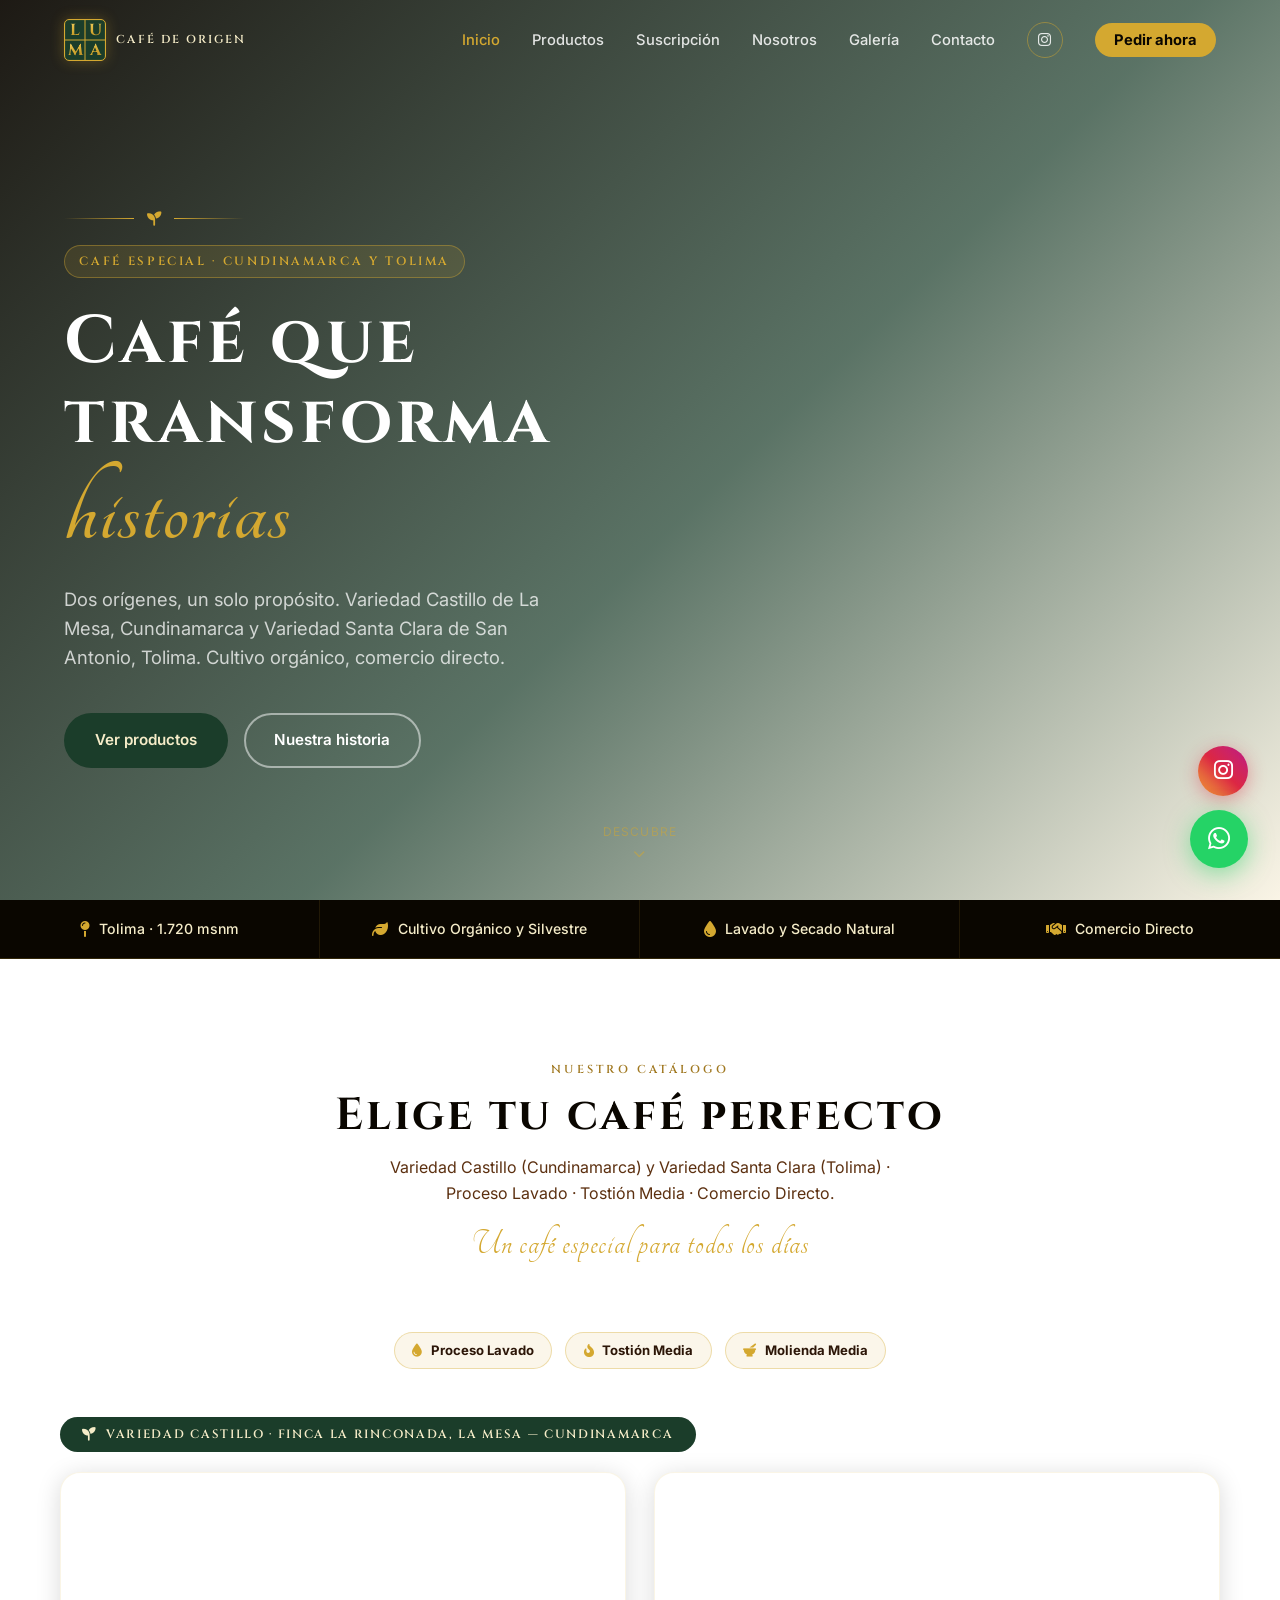
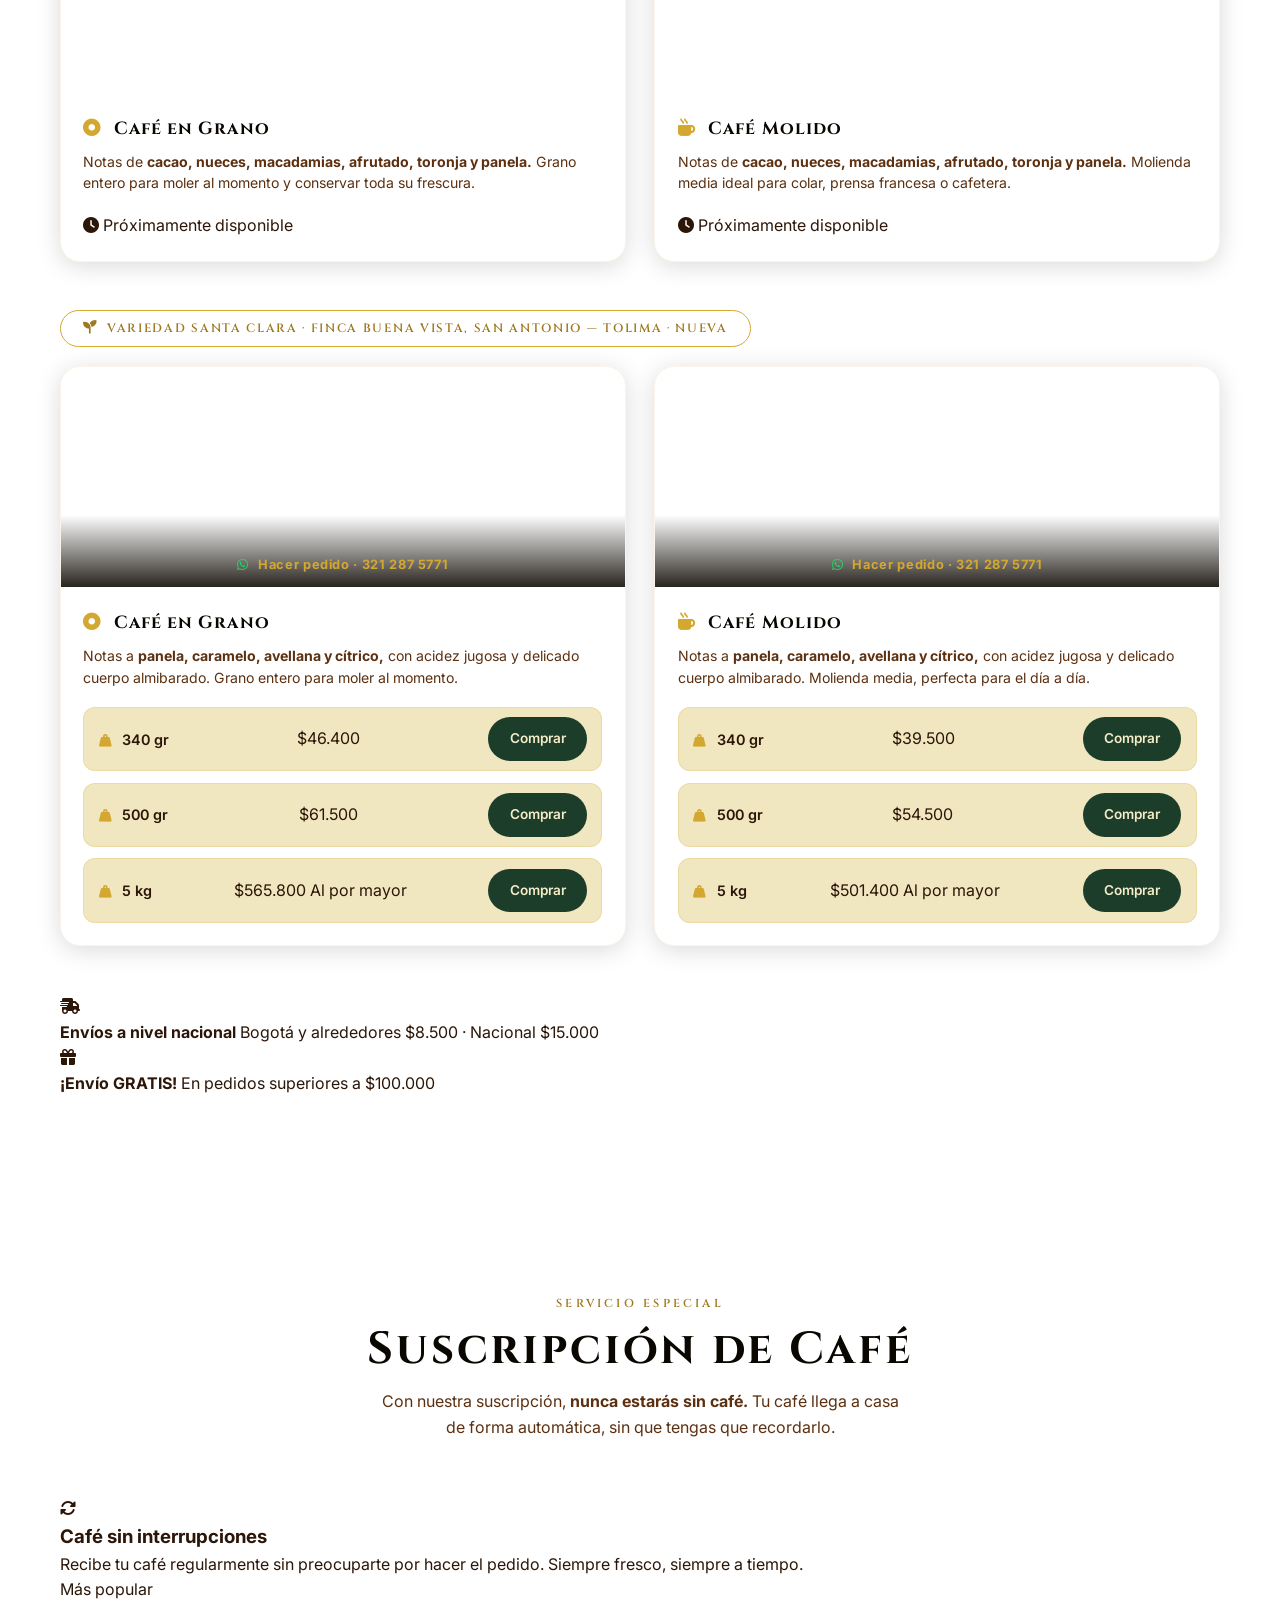
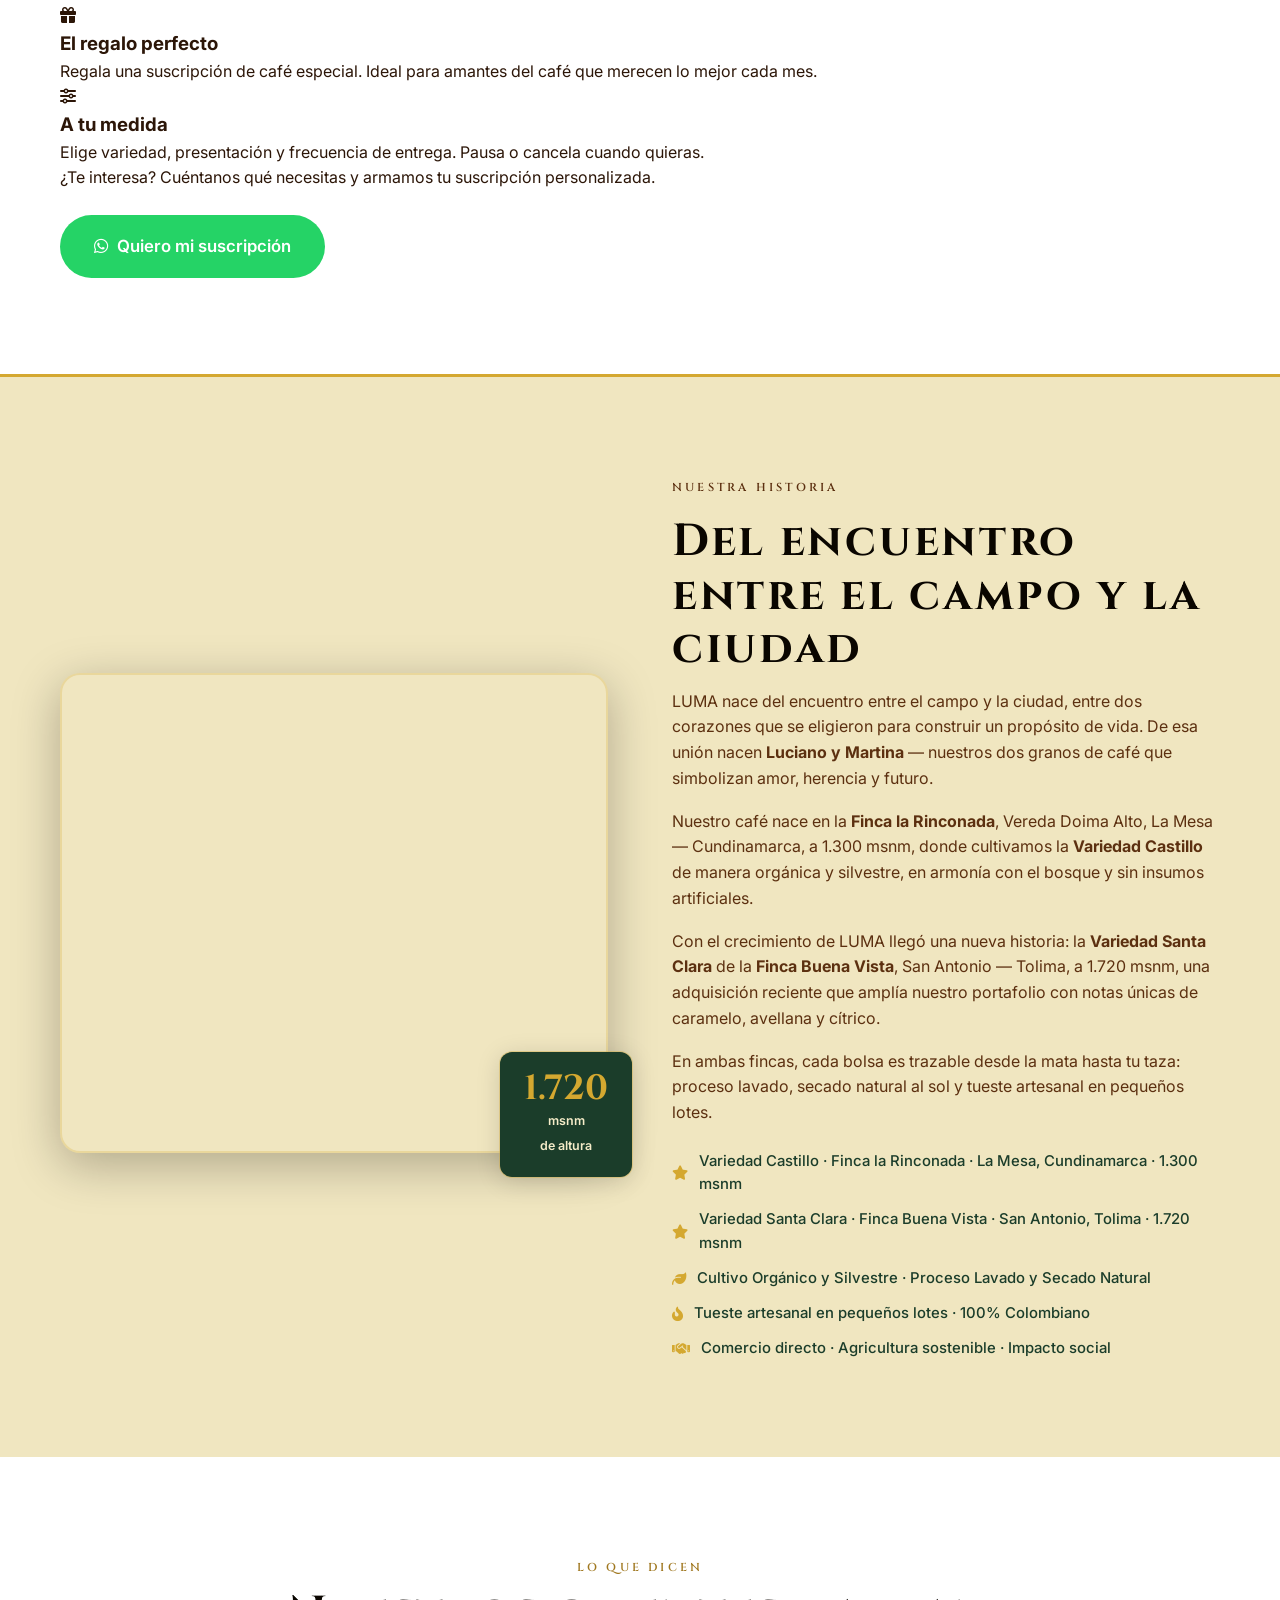
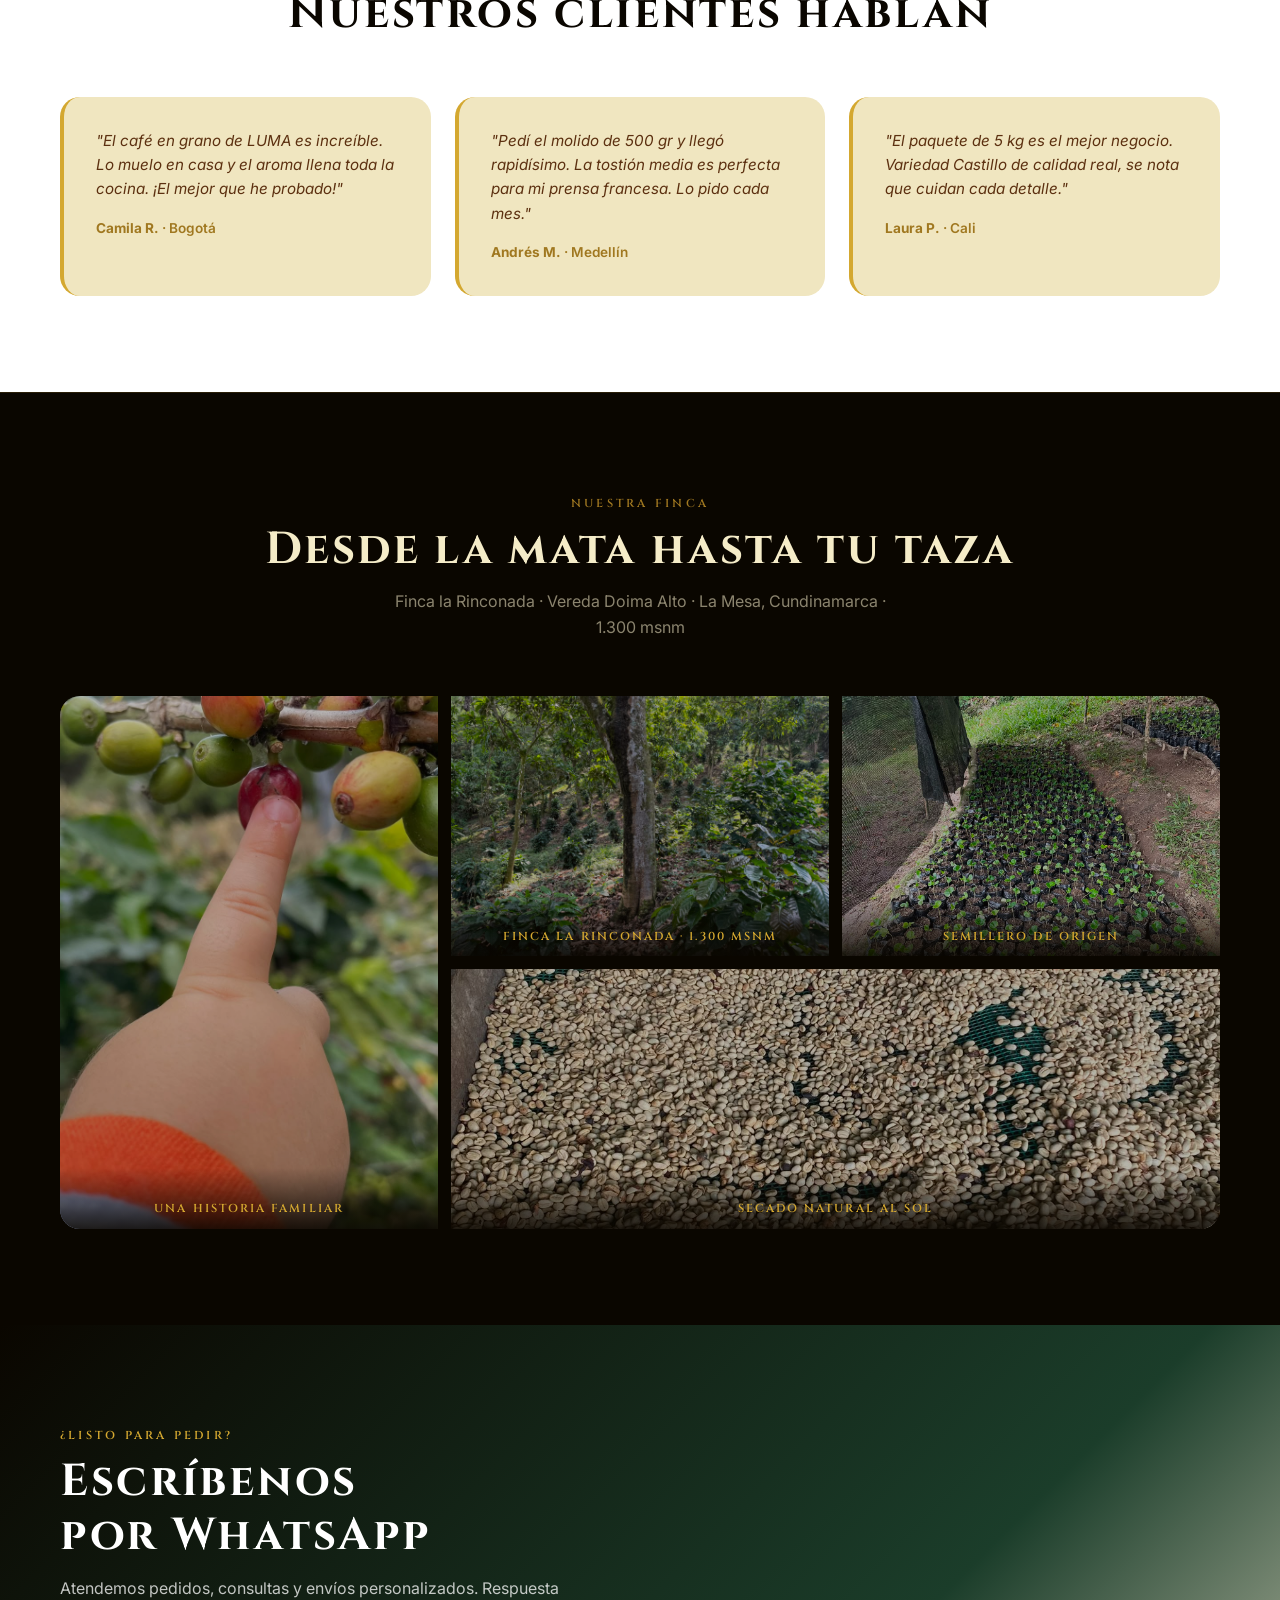
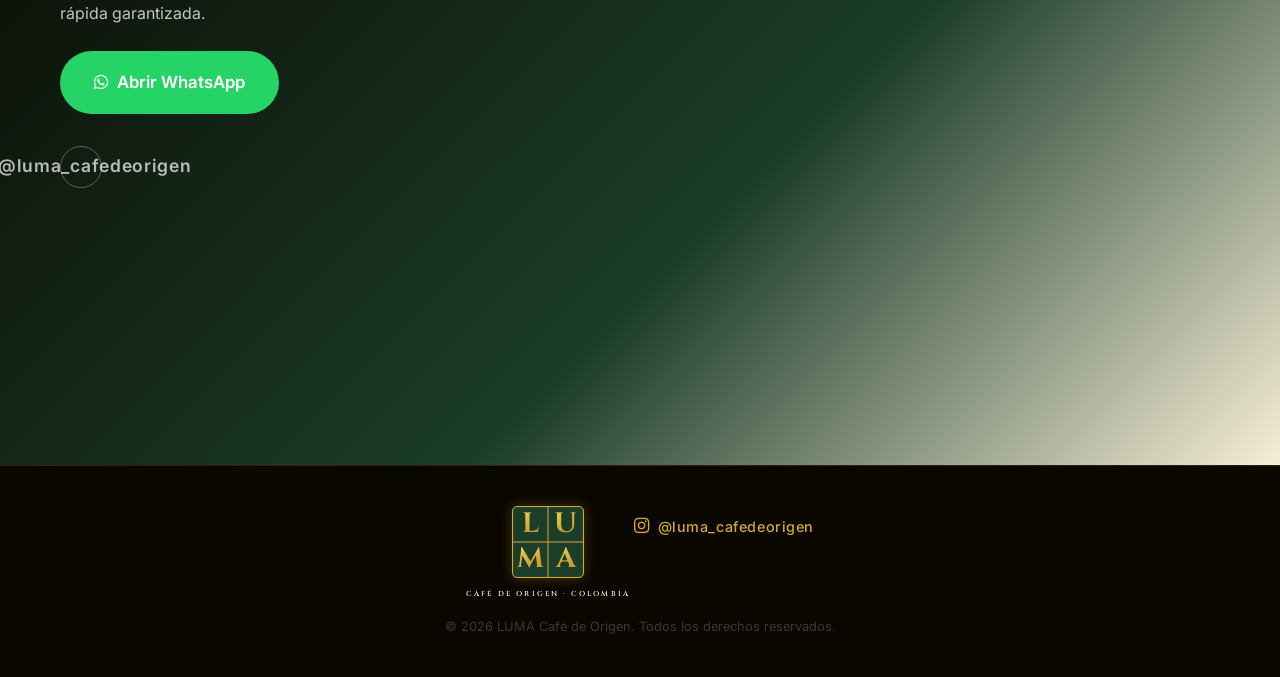
<file: LUMA-CAFE-DE-ORIGEN/index.html>
<!DOCTYPE html>
<html lang="es">
<head>
  <meta charset="UTF-8" />
  <meta name="viewport" content="width=device-width, initial-scale=1.0" />
  <title>LUMA · Café de Origen</title>
  <meta name="description" content="LUMA Café de Origen — Granos seleccionados, tostados con amor. Descubre el sabor auténtico del café de origen." />
  <link rel="preconnect" href="https://fonts.googleapis.com" />
  <link rel="preconnect" href="https://fonts.gstatic.com" crossorigin />
  <link href="https://fonts.googleapis.com/css2?family=Cinzel:wght@400;600;700;900&family=Cinzel+Decorative:wght@700;900&family=Tangerine:wght@700&family=Inter:wght@300;400;500;600&display=swap" rel="stylesheet" />
  <link rel="stylesheet" href="https://cdnjs.cloudflare.com/ajax/libs/font-awesome/6.5.0/css/all.min.css" />
  <link rel="stylesheet" href="css/styles.css" />
</head>
<body>

  <!-- NAV -->
  <nav class="nav" id="nav">
    <a href="#inicio" class="nav__logo">
      <span class="logo-grid">
        <span class="logo-grid__cell">L</span>
        <span class="logo-grid__cell">U</span>
        <span class="logo-grid__cell">M</span>
        <span class="logo-grid__cell">A</span>
      </span>
      <span class="logo-wordmark">Café de Origen</span>
    </a>
    <button class="nav__toggle" id="navToggle" aria-label="Abrir menú">
      <span></span><span></span><span></span>
    </button>
    <ul class="nav__links" id="navLinks">
      <li><a href="#inicio">Inicio</a></li>
      <li><a href="#productos">Productos</a></li>
      <li><a href="#suscripcion">Suscripción</a></li>
      <li><a href="#nosotros">Nosotros</a></li>
      <li><a href="#galeria">Galería</a></li>
      <li><a href="#contacto">Contacto</a></li>
      <li><a href="https://instagram.com/luma_cafedeorigen" target="_blank" rel="noopener" class="nav__ig" aria-label="Instagram"><i class="fa-brands fa-instagram"></i></a></li>
      <li><a href="#contacto" class="nav__cta">Pedir ahora</a></li>
    </ul>
  </nav>

  <!-- HERO -->
  <section class="hero" id="inicio">
    <div class="hero__overlay"></div>
    <div class="hero__content">
      <div class="hero__ornament">
        <span></span><i class="fa-solid fa-seedling"></i><span></span>
      </div>
      <p class="hero__label">Café Especial · Cundinamarca y Tolima</p>
      <h1 class="hero__title">Café que transforma<br /><em>historias</em></h1>
      <p class="hero__subtitle">Dos orígenes, un solo propósito. Variedad Castillo de La Mesa, Cundinamarca y Variedad Santa Clara de San Antonio, Tolima. Cultivo orgánico, comercio directo.</p>
      <div class="hero__actions">
        <a href="#productos" class="btn btn--primary">Ver productos</a>
        <a href="#nosotros" class="btn btn--ghost">Nuestra historia</a>
      </div>
    </div>
    <div class="hero__scroll">
      <span>Descubre</span>
      <i class="fa-solid fa-chevron-down"></i>
    </div>
  </section>

  <!-- BAND -->
  <div class="band">
    <div class="band__item"><i class="fa-solid fa-map-pin"></i> Tolima · 1.720 msnm</div>
    <div class="band__item"><i class="fa-solid fa-leaf"></i> Cultivo Orgánico y Silvestre</div>
    <div class="band__item"><i class="fa-solid fa-droplet"></i> Lavado y Secado Natural</div>
    <div class="band__item"><i class="fa-solid fa-handshake"></i> Comercio Directo</div>
  </div>

  <!-- PRODUCTOS -->
  <section class="section" id="productos">
    <div class="container">
      <div class="section__header">
        <p class="section__label">Nuestro catálogo</p>
        <h2 class="section__title">Elige tu café perfecto</h2>
        <p class="section__sub">Variedad Castillo (Cundinamarca) y Variedad Santa Clara (Tolima) · Proceso Lavado · Tostión Media · Comercio Directo.</p>
        <p class="section__everyday">Un café especial para todos los días</p>
      </div>
      <div class="product__specs-banner">
        <span><i class="fa-solid fa-droplet"></i> Proceso Lavado</span>
        <span><i class="fa-solid fa-fire-flame-curved"></i> Tostión Media</span>
        <span><i class="fa-solid fa-mortar-pestle"></i> Molienda Media</span>
      </div>

      <!-- VARIEDAD CASTILLO -->
      <div class="variety-group">
        <div class="variety-header">
          <span class="variety-tag"><i class="fa-solid fa-seedling"></i> Variedad Castillo · Finca la Rinconada, La Mesa — Cundinamarca</span>
        </div>
        <div class="products__grid products__grid--two">

          <article class="card card--unavailable">
            <div class="card__img card__img--grano"></div>
            <div class="card__body">
              <h3 class="card__name"><i class="fa-solid fa-circle-dot"></i> Café en Grano</h3>
              <p class="card__desc">Notas de <strong>cacao, nueces, macadamias, afrutado, toronja y panela.</strong> Grano entero para moler al momento y conservar toda su frescura.</p>
              <div class="card__unavailable">
                <i class="fa-solid fa-clock"></i> Próximamente disponible
              </div>
            </div>
          </article>

          <article class="card card--unavailable">
            <div class="card__img card__img--molido"></div>
            <div class="card__body">
              <h3 class="card__name"><i class="fa-solid fa-mug-hot"></i> Café Molido</h3>
              <p class="card__desc">Notas de <strong>cacao, nueces, macadamias, afrutado, toronja y panela.</strong> Molienda media ideal para colar, prensa francesa o cafetera.</p>
              <div class="card__unavailable">
                <i class="fa-solid fa-clock"></i> Próximamente disponible
              </div>
            </div>
          </article>

        </div>
      </div>

      <!-- VARIEDAD SANTA CLARA -->
      <div class="variety-group">
        <div class="variety-header">
          <span class="variety-tag variety-tag--alt"><i class="fa-solid fa-seedling"></i> Variedad Santa Clara · Finca Buena Vista, San Antonio — Tolima · Nueva</span>
        </div>
        <div class="products__grid products__grid--two">

          <article class="card">
            <div class="card__img card__img--sc-grano">
              <a class="card__order-cta" href="https://wa.me/573212875771?text=Hola!%20Quiero%20comprar%20Caf%C3%A9%20LUMA%20Santa%20Clara%20en%20Grano%20%F0%9F%99%8C" target="_blank" rel="noopener"><i class="fa-brands fa-whatsapp"></i> Hacer pedido · 321 287 5771</a>
            </div>
            <div class="card__body">
              <h3 class="card__name"><i class="fa-solid fa-circle-dot"></i> Café en Grano</h3>
              <p class="card__desc">Notas a <strong>panela, caramelo, avellana y cítrico,</strong> con acidez jugosa y delicado cuerpo almibarado. Grano entero para moler al momento.</p>
              <div class="card__sizes">
                <div class="size-row">
                  <span class="size-label"><i class="fa-solid fa-weight-hanging"></i> 340 gr</span>
                  <span class="size-price">$46.400</span>
                  <a href="https://wa.me/573212875771?text=Hola!%20Quiero%20comprar%20Caf%C3%A9%20LUMA%20Santa%20Clara%20en%20Grano%20-%20340gr%20(%2446.400)%20%F0%9F%99%8C" target="_blank" rel="noopener" class="btn btn--sm btn--buy">Comprar</a>
                </div>
                <div class="size-row">
                  <span class="size-label"><i class="fa-solid fa-weight-hanging"></i> 500 gr</span>
                  <span class="size-price">$61.500</span>
                  <a href="https://wa.me/573212875771?text=Hola!%20Quiero%20comprar%20Caf%C3%A9%20LUMA%20Santa%20Clara%20en%20Grano%20-%20500gr%20(%2461.500)%20%F0%9F%99%8C" target="_blank" rel="noopener" class="btn btn--sm btn--buy">Comprar</a>
                </div>
                <div class="size-row">
                  <span class="size-label"><i class="fa-solid fa-weight-hanging"></i> 5 kg</span>
                  <div class="size-price-group">
                    <span class="size-price">$565.800</span>
                    <span class="size-wholesale">Al por mayor</span>
                  </div>
                  <a href="https://wa.me/573212875771?text=Hola!%20Quiero%20comprar%20Caf%C3%A9%20LUMA%20Santa%20Clara%20en%20Grano%20-%205kg%20(%24565.800%20al%20por%20mayor)%20%F0%9F%99%8C" target="_blank" rel="noopener" class="btn btn--sm btn--buy">Comprar</a>
                </div>
              </div>
            </div>
          </article>

          <article class="card">
            <div class="card__img card__img--sc-molido">
              <a class="card__order-cta" href="https://wa.me/573212875771?text=Hola!%20Quiero%20comprar%20Caf%C3%A9%20LUMA%20Santa%20Clara%20Molido%20%F0%9F%99%8C" target="_blank" rel="noopener"><i class="fa-brands fa-whatsapp"></i> Hacer pedido · 321 287 5771</a>
            </div>
            <div class="card__body">
              <h3 class="card__name"><i class="fa-solid fa-mug-hot"></i> Café Molido</h3>
              <p class="card__desc">Notas a <strong>panela, caramelo, avellana y cítrico,</strong> con acidez jugosa y delicado cuerpo almibarado. Molienda media, perfecta para el día a día.</p>
              <div class="card__sizes">
                <div class="size-row">
                  <span class="size-label"><i class="fa-solid fa-weight-hanging"></i> 340 gr</span>
                  <span class="size-price">$39.500</span>
                  <a href="https://wa.me/573212875771?text=Hola!%20Quiero%20comprar%20Caf%C3%A9%20LUMA%20Santa%20Clara%20Molido%20-%20340gr%20(%2439.500)%20%F0%9F%99%8C" target="_blank" rel="noopener" class="btn btn--sm btn--buy">Comprar</a>
                </div>
                <div class="size-row">
                  <span class="size-label"><i class="fa-solid fa-weight-hanging"></i> 500 gr</span>
                  <span class="size-price">$54.500</span>
                  <a href="https://wa.me/573212875771?text=Hola!%20Quiero%20comprar%20Caf%C3%A9%20LUMA%20Santa%20Clara%20Molido%20-%20500gr%20(%2454.500)%20%F0%9F%99%8C" target="_blank" rel="noopener" class="btn btn--sm btn--buy">Comprar</a>
                </div>
                <div class="size-row">
                  <span class="size-label"><i class="fa-solid fa-weight-hanging"></i> 5 kg</span>
                  <div class="size-price-group">
                    <span class="size-price">$501.400</span>
                    <span class="size-wholesale">Al por mayor</span>
                  </div>
                  <a href="https://wa.me/573212875771?text=Hola!%20Quiero%20comprar%20Caf%C3%A9%20LUMA%20Santa%20Clara%20Molido%20-%205kg%20(%24501.400%20al%20por%20mayor)%20%F0%9F%99%8C" target="_blank" rel="noopener" class="btn btn--sm btn--buy">Comprar</a>
                </div>
              </div>
            </div>
          </article>

        </div>
      </div>
      <!-- ENVÍOS -->
      <div class="shipping-banner">
        <div class="shipping-banner__item">
          <i class="fa-solid fa-truck-fast"></i>
          <div>
            <strong>Envíos a nivel nacional</strong>
            <span>Bogotá y alrededores $8.500 · Nacional $15.000</span>
          </div>
        </div>
        <div class="shipping-banner__item shipping-banner__item--free">
          <i class="fa-solid fa-gift"></i>
          <div>
            <strong>¡Envío GRATIS!</strong>
            <span>En pedidos superiores a $100.000</span>
          </div>
        </div>
      </div>
    </div>
  </section>

  <!-- SUSCRIPCIÓN -->
  <section class="section suscripcion" id="suscripcion">
    <div class="container">
      <div class="section__header">
        <p class="section__label">Servicio especial</p>
        <h2 class="section__title">Suscripción de Café</h2>
        <p class="section__sub">Con nuestra suscripción, <strong>nunca estarás sin café.</strong> Tu café llega a casa de forma automática, sin que tengas que recordarlo.</p>
      </div>
      <div class="suscripcion__grid">
        <div class="suscripcion__card">
          <div class="suscripcion__icon"><i class="fa-solid fa-rotate"></i></div>
          <h3>Café sin interrupciones</h3>
          <p>Recibe tu café regularmente sin preocuparte por hacer el pedido. Siempre fresco, siempre a tiempo.</p>
        </div>
        <div class="suscripcion__card suscripcion__card--featured">
          <div class="suscripcion__badge">Más popular</div>
          <div class="suscripcion__icon"><i class="fa-solid fa-gift"></i></div>
          <h3>El regalo perfecto</h3>
          <p>Regala una suscripción de café especial. Ideal para amantes del café que merecen lo mejor cada mes.</p>
        </div>
        <div class="suscripcion__card">
          <div class="suscripcion__icon"><i class="fa-solid fa-sliders"></i></div>
          <h3>A tu medida</h3>
          <p>Elige variedad, presentación y frecuencia de entrega. Pausa o cancela cuando quieras.</p>
        </div>
      </div>
      <div class="suscripcion__cta">
        <p>¿Te interesa? Cuéntanos qué necesitas y armamos tu suscripción personalizada.</p>
        <a href="https://wa.me/573212875771?text=Hola!%20Me%20interesa%20la%20suscripci%C3%B3n%20de%20Caf%C3%A9%20LUMA%20%F0%9F%99%8C%20Qu%C3%ADero%20saber%20m%C3%A1s." target="_blank" rel="noopener" class="btn btn--whatsapp">
          <i class="fa-brands fa-whatsapp"></i> Quiero mi suscripción
        </a>
      </div>
    </div>
  </section>

  <!-- NOSOTROS -->
  <section class="about" id="nosotros">
    <div class="container about__grid">
      <div class="about__visual">
        <div class="about__img-wrap">
          <div class="about__img"></div>
          <div class="about__badge-stat">
            <span class="about__num">1.720</span>
            <span class="about__txt">msnm<br/>de altura</span>
          </div>
        </div>
      </div>
      <div class="about__text">
        <p class="section__label">Nuestra historia</p>
        <h2 class="section__title">Del encuentro entre el campo y la ciudad</h2>
        <p>LUMA nace del encuentro entre el campo y la ciudad, entre dos corazones que se eligieron para construir un propósito de vida. De esa unión nacen <strong>Luciano y Martina</strong> — nuestros dos granos de café que simbolizan amor, herencia y futuro.</p>
        <p>Nuestro café nace en la <strong>Finca la Rinconada</strong>, Vereda Doima Alto, La Mesa — Cundinamarca, a 1.300 msnm, donde cultivamos la <strong>Variedad Castillo</strong> de manera orgánica y silvestre, en armonía con el bosque y sin insumos artificiales.</p>
        <p>Con el crecimiento de LUMA llegó una nueva historia: la <strong>Variedad Santa Clara</strong> de la <strong>Finca Buena Vista</strong>, San Antonio — Tolima, a 1.720 msnm, una adquisición reciente que amplía nuestro portafolio con notas únicas de caramelo, avellana y cítrico.</p>
        <p>En ambas fincas, cada bolsa es trazable desde la mata hasta tu taza: proceso lavado, secado natural al sol y tueste artesanal en pequeños lotes.</p>
        <ul class="about__values">
          <li><i class="fa-solid fa-star"></i> Variedad Castillo · Finca la Rinconada · La Mesa, Cundinamarca · 1.300 msnm</li>
          <li><i class="fa-solid fa-star"></i> Variedad Santa Clara · Finca Buena Vista · San Antonio, Tolima · 1.720 msnm</li>
          <li><i class="fa-solid fa-leaf"></i> Cultivo Orgánico y Silvestre · Proceso Lavado y Secado Natural</li>
          <li><i class="fa-solid fa-fire-flame-curved"></i> Tueste artesanal en pequeños lotes · 100% Colombiano</li>
          <li><i class="fa-solid fa-handshake"></i> Comercio directo · Agricultura sostenible · Impacto social</li>
        </ul>
      </div>
    </div>
  </section>

  <!-- TESTIMONIOS -->
  <section class="section testimonials">
    <div class="container">
      <div class="section__header">
        <p class="section__label">Lo que dicen</p>
        <h2 class="section__title">Nuestros clientes hablan</h2>
      </div>
      <div class="testimonials__grid">
        <blockquote class="testi">
          <p>"El café en grano de LUMA es increíble. Lo muelo en casa y el aroma llena toda la cocina. ¡El mejor que he probado!"</p>
          <footer><strong>Camila R.</strong> · Bogotá</footer>
        </blockquote>
        <blockquote class="testi">
          <p>"Pedí el molido de 500 gr y llegó rapidísimo. La tostión media es perfecta para mi prensa francesa. Lo pido cada mes."</p>
          <footer><strong>Andrés M.</strong> · Medellín</footer>
        </blockquote>
        <blockquote class="testi">
          <p>"El paquete de 5 kg es el mejor negocio. Variedad Castillo de calidad real, se nota que cuidan cada detalle."</p>
          <footer><strong>Laura P.</strong> · Cali</footer>
        </blockquote>
      </div>
    </div>
  </section>

  <!-- GALERÍA -->
  <section class="gallery" id="galeria">
    <div class="container">
      <div class="section__header">
        <p class="section__label">Nuestra finca</p>
        <h2 class="section__title">Desde la mata hasta tu taza</h2>
        <p class="section__sub">Finca la Rinconada · Vereda Doima Alto · La Mesa, Cundinamarca · 1.300 msnm</p>
      </div>
      <div class="gallery__grid">
        <div class="gallery__item gallery__item--tall" style="background-image:url('Imagenes/galeria-nino-cereza.jpeg')">
          <div class="gallery__caption">Una historia familiar</div>
        </div>
        <div class="gallery__item" style="background-image:url('Imagenes/galeria-nino.jpeg')">
          <div class="gallery__caption">Finca La Rinconada · 1.300 msnm</div>
        </div>
        <div class="gallery__item" style="background-image:url('Imagenes/galeria-frutos.jpeg')">
          <div class="gallery__caption">Semillero de origen</div>
        </div>
        <div class="gallery__item gallery__item--wide" style="background-image:url('Imagenes/galeria-secado.jpeg')">
          <div class="gallery__caption">Secado natural al sol</div>
        </div>
      </div>
    </div>
  </section>

  <!-- CONTACTO -->
  <section class="contact" id="contacto">
    <div class="container contact__grid">
      <div class="contact__info">
        <p class="section__label">¿Listo para pedir?</p>
        <h2 class="section__title" style="color:#fff;">Escríbenos<br/>por WhatsApp</h2>
        <p style="color:rgba(255,255,255,0.75);">Atendemos pedidos, consultas y envíos personalizados. Respuesta rápida garantizada.</p>
        <a href="https://wa.me/573212875771?text=Hola%2C%20quiero%20pedir%20caf%C3%A9%20LUMA%20%F0%9F%98%8A" target="_blank" rel="noopener" class="btn btn--whatsapp">
          <i class="fa-brands fa-whatsapp"></i> Abrir WhatsApp
        </a>
        <div class="contact__social">
          <a href="https://instagram.com/luma_cafedeorigen" target="_blank" rel="noopener" class="contact__ig-link" aria-label="Instagram">
            <i class="fa-brands fa-instagram"></i>
            <span>@luma_cafedeorigen</span>
          </a>
        </div>
      </div>
      <form class="contact__form" id="contactForm">
        <h3>Envíanos un mensaje</h3>
        <div class="form__group">
          <label for="nombre">Nombre</label>
          <input type="text" id="nombre" name="nombre" placeholder="Tu nombre" required />
        </div>
        <div class="form__group">
          <label for="email">Correo</label>
          <input type="email" id="email" name="email" placeholder="tu@correo.com" required />
        </div>
        <div class="form__group">
          <label for="mensaje">Mensaje</label>
          <textarea id="mensaje" name="mensaje" rows="4" placeholder="¿Qué café te interesa?" required></textarea>
        </div>
        <button type="submit" class="btn btn--primary btn--full">Enviar mensaje <i class="fa-solid fa-paper-plane"></i></button>
        <p class="form__notice" id="formNotice"></p>
      </form>
    </div>
  </section>

  <!-- FOOTER -->
  <footer class="footer">
    <div class="container footer__inner">
      <div class="footer__logo">
        <span class="logo-grid logo-grid--lg">
          <span class="logo-grid__cell">L</span>
          <span class="logo-grid__cell">U</span>
          <span class="logo-grid__cell">M</span>
          <span class="logo-grid__cell">A</span>
        </span>
        <span class="logo-wordmark">Café de Origen · Colombia</span>
      </div>
      <a href="https://instagram.com/luma_cafedeorigen" target="_blank" rel="noopener" class="footer__ig">
        <i class="fa-brands fa-instagram"></i> @luma_cafedeorigen
      </a>
      <p class="footer__copy">&copy; 2026 LUMA Café de Origen. Todos los derechos reservados.</p>
    </div>
  </footer>

  <!-- WhatsApp float -->
  <a href="https://instagram.com/luma_cafedeorigen" target="_blank" rel="noopener" class="ig-float" aria-label="Instagram @luma_cafedeorigen">
    <i class="fa-brands fa-instagram"></i>
  </a>

  <a href="https://wa.me/573212875771?text=Hola%2C%20quiero%20pedir%20caf%C3%A9%20LUMA%20%F0%9F%98%8A" target="_blank" rel="noopener" class="whatsapp-float" aria-label="Hacer pedido por WhatsApp">
    <i class="fa-brands fa-whatsapp"></i>
    <span class="whatsapp-float__label">Pedir ahora</span>
  </a>

  <script src="js/main.js"></script>
</body>
</html>
</file>
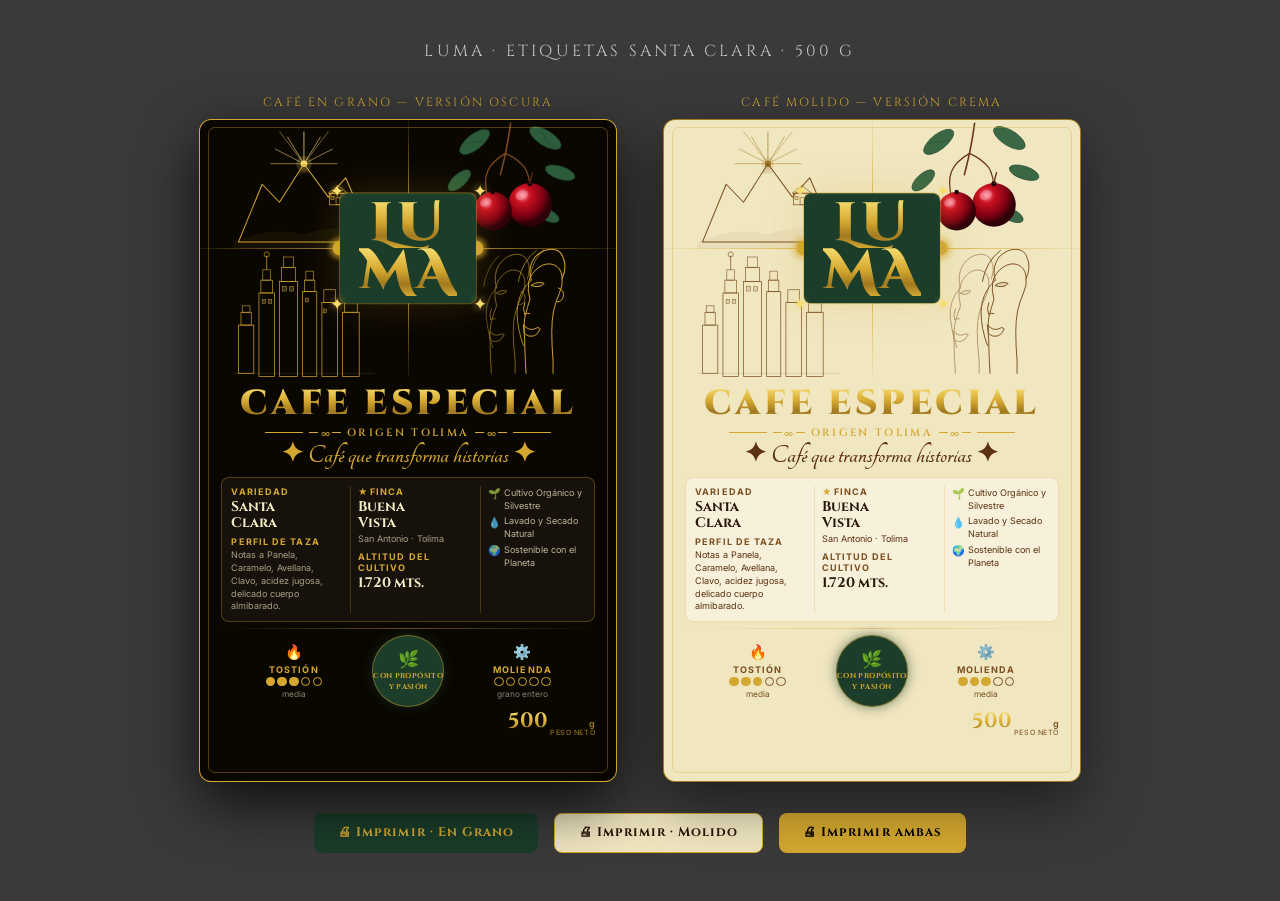
<file: LUMA CAFE DE ORIGEN/etiquetas/etiqueta-santa-clara-500g.html>
<!DOCTYPE html>
<html lang="es">
<head>
  <meta charset="UTF-8"/>
  <meta name="viewport" content="width=device-width, initial-scale=1.0"/>
  <title>LUMA · Etiquetas Santa Clara 500g</title>
  <link rel="preconnect" href="https://fonts.googleapis.com"/>
  <link rel="preconnect" href="https://fonts.gstatic.com" crossorigin/>
  <link href="https://fonts.googleapis.com/css2?family=Cinzel:wght@400;600;700;900&family=Cinzel+Decorative:wght@700;900&family=Playfair+Display:ital,wght@1,500&family=Tangerine:wght@700&family=Inter:wght@300;400;500;600;700&display=swap" rel="stylesheet"/>

  <style>
    /* ===== VARIABLES ===== */
    :root {
      --lw: 11cm;
      --lh: 17.5cm;

      --gold-hi:   #F7DC6F;
      --gold-mid:  #D4A830;
      --gold-lo:   #A07820;
      --green-logo:#1B3D2A;
      --cream-bg:  #F0E6C0;
      --cream-text:#F5ECC8;
      --dark-bg:   #0A0600;
      --brown-txt: #2C1608;
      --brown-mid: #5C3010;
    }

    /* ===== FORZAR COLORES EN IMPRESIÓN ===== */
    *, *::before, *::after {
      box-sizing: border-box;
      margin: 0;
      padding: 0;
      -webkit-print-color-adjust: exact !important;
              print-color-adjust: exact !important;
    }
    body {
      font-family: 'Inter', sans-serif;
      background: #3a3a3a;
      min-height: 100vh;
      display: flex;
      flex-direction: column;
      align-items: center;
      gap: 2rem;
      padding: 2.5rem 1rem 3rem;
    }

    /* ===== SCREEN TITLE ===== */
    .screen-title {
      color: #fff;
      font-family: 'Cinzel', serif;
      font-size: 1rem;
      letter-spacing: .2em;
      text-transform: uppercase;
      opacity: .7;
    }
    .preview-row {
      display: flex;
      gap: 3rem;
      flex-wrap: wrap;
      justify-content: center;
      align-items: flex-start;
    }
    .label-wrap {
      display: flex;
      flex-direction: column;
      align-items: center;
      gap: .6rem;
    }
    .label-cap {
      color: var(--gold-mid);
      font-family: 'Cinzel', serif;
      font-size: .75rem;
      letter-spacing: .18em;
      text-transform: uppercase;
    }

    /* ===== LABEL BASE ===== */
    .label {
      width: var(--lw);
      height: var(--lh);
      display: flex;
      flex-direction: column;
      border-radius: .3cm;
      overflow: hidden;
      position: relative;
    }

    /* --- Dark version (en grano) --- */
    .label--dark  {
      background: var(--dark-bg);
      -webkit-print-color-adjust: exact !important;
              print-color-adjust: exact !important;
      box-shadow: 0 0 0 1px #D4A830, 0 20px 60px rgba(0,0,0,.8);
    }

    /* --- Light version (molido) --- */
    .label--light {
      background: var(--cream-bg);
      -webkit-print-color-adjust: exact !important;
              print-color-adjust: exact !important;
      box-shadow: 0 0 0 1px #A07820, 0 20px 60px rgba(0,0,0,.5);
    }

    /* ===== OUTER BORDER DECORATION ===== */
    .label__outer-border {
      position: absolute;
      inset: .2cm;
      border: 1px solid rgba(212,168,48,.35);
      border-radius: .18cm;
      pointer-events: none;
      z-index: 50;
    }

    /* ===== ILLUSTRATION GRID ===== */
    .label__art {
      flex-shrink: 0;
      height: 6.8cm;
      position: relative;
    }

    .panels {
      width: 100%;
      height: 100%;
      display: grid;
      grid-template-columns: 1fr 1fr;
      grid-template-rows: 1fr 1fr;
    }

    .panel { overflow: hidden; }
    .panel svg { width: 100%; height: 100%; display: block; }

    /* Gold grid cross lines */
    .grid-cross {
      position: absolute;
      inset: 0;
      pointer-events: none;
      z-index: 10;
    }
    .grid-cross::before {
      content: '';
      position: absolute;
      left: 0; right: 0;
      top: 50%;
      height: 1px;
      background: linear-gradient(90deg, rgba(212,168,48,.1), rgba(212,168,48,.7) 30%, rgba(212,168,48,.9) 50%, rgba(212,168,48,.7) 70%, rgba(212,168,48,.1));
    }
    .grid-cross::after {
      content: '';
      position: absolute;
      top: 0; bottom: 0;
      left: 50%;
      width: 1px;
      background: linear-gradient(180deg, rgba(212,168,48,.1), rgba(212,168,48,.7) 30%, rgba(212,168,48,.9) 50%, rgba(212,168,48,.7) 70%, rgba(212,168,48,.1));
    }

    /* ===== LUMA LOGO ===== */
    .label__logo {
      position: absolute;
      top: 50%;
      left: 50%;
      transform: translate(-50%, -50%);
      z-index: 30;
      width: 3.6cm;
      height: 2.9cm;
      background: var(--green-logo);
      border-radius: .18cm;
      display: flex;
      flex-direction: column;
      align-items: center;
      justify-content: center;
      box-shadow: 0 0 0 1px rgba(212,168,48,.4), 0 0 40px rgba(212,168,48,.2), inset 0 1px 0 rgba(212,168,48,.15);
    }

    .logo-line {
      font-family: 'Cinzel Decorative', serif;
      font-weight: 900;
      font-size: 1.42cm;
      line-height: .9;
      background: linear-gradient(180deg, var(--gold-hi) 0%, var(--gold-mid) 45%, var(--gold-lo) 75%, var(--gold-mid) 100%);
      -webkit-background-clip: text;
      -webkit-text-fill-color: transparent;
      background-clip: text;
      letter-spacing: .06em;
      display: block;
    }

    .sparkle {
      position: absolute;
      font-size: .45cm;
      color: var(--gold-hi);
      line-height: 1;
      text-shadow: 0 0 8px rgba(247,220,111,.8);
    }
    .sp-tl { top: -.28cm; left: -.28cm; }
    .sp-tr { top: -.28cm; right: -.28cm; }
    .sp-bl { bottom: -.28cm; left: -.28cm; }
    .sp-br { bottom: -.28cm; right: -.28cm; }

    /* Glow dots at grid intersection corners */
    .grid-glow {
      position: absolute;
      z-index: 12;
      width: .35cm;
      height: .35cm;
      border-radius: 50%;
      background: var(--gold-mid);
      box-shadow: 0 0 6px 2px rgba(212,168,48,.6);
    }
    .grid-glow.tl { top: calc(50% - .175cm); left: calc(50% - 1.975cm); }
    .grid-glow.tr { top: calc(50% - .175cm); right: calc(50% - 1.975cm); }
    .grid-glow.bl { bottom: calc(50% - .175cm); left: calc(50% - 1.975cm); }
    .grid-glow.br { bottom: calc(50% - .175cm); right: calc(50% - 1.975cm); }

    /* ===== BODY SECTION ===== */
    .label__body {
      flex: 1;
      display: flex;
      flex-direction: column;
      padding: .28cm .55cm .3cm;
    }

    /* CAFÉ ESPECIAL */
    .label__main-title {
      font-family: 'Cinzel', serif;
      font-weight: 900;
      font-size: .92cm;
      text-align: center;
      line-height: 1;
      letter-spacing: .1em;
      background: linear-gradient(180deg, var(--gold-hi) 0%, var(--gold-mid) 40%, var(--gold-lo) 70%, var(--gold-mid) 100%);
      -webkit-background-clip: text;
      -webkit-text-fill-color: transparent;
      background-clip: text;
      margin-bottom: .1cm;
    }

    /* —— ORIGEN TOLIMA —— */
    .label__origen-row {
      display: flex;
      align-items: center;
      justify-content: center;
      gap: .15cm;
      margin-bottom: .05cm;
    }
    .orig-rule {
      flex: 1;
      max-width: 1cm;
      height: 1px;
      background: var(--gold-mid);
    }
    /* El ornamento del diseño original: pequeño símbolo con líneas */
    .orig-deco {
      display: flex;
      align-items: center;
      gap: .06cm;
      color: var(--gold-mid);
    }
    .orig-deco span { display: block; }
    .orig-deco .bean { font-size: .26cm; }
    .orig-deco .rule { width: .25cm; height: 1px; background: var(--gold-mid); }
    .orig-text {
      font-family: 'Cinzel', serif;
      font-size: .28cm;
      font-weight: 600;
      letter-spacing: .22em;
      color: var(--gold-mid);
      text-transform: uppercase;
    }

    /* Tagline */
    .label__tagline {
      font-family: 'Tangerine', cursive;
      font-weight: 700;
      font-size: .72cm;
      text-align: center;
      line-height: 1.05;
      margin-bottom: .18cm;
    }
    .label--dark  .label__tagline { color: var(--gold-mid); }
    .label--light .label__tagline { color: var(--brown-mid); }

    /* ===== INFO CARD ===== */
    .info-card {
      border: 1px solid rgba(212,168,48,.3);
      border-radius: .2cm;
      padding: .2cm .25cm;
      display: grid;
      grid-template-columns: 1fr 1.1fr .88fr;
      gap: 0;
      margin-bottom: .18cm;
    }
    .label--dark  .info-card { background: rgba(245,236,200,.05); }
    .label--light .info-card { background: rgba(255,255,255,.45); }

    .icol { padding: 0 .18cm; display: flex; flex-direction: column; gap: .06cm; }
    .icol:first-child { padding-left: 0; }
    .icol:last-child  { padding-right: 0; }
    .icol + .icol { border-left: 1px solid rgba(212,168,48,.25); }

    .ic-label {
      font-size: .24cm;
      font-weight: 700;
      letter-spacing: .12em;
      text-transform: uppercase;
    }
    .label--dark  .ic-label { color: var(--gold-mid); }
    .label--light .ic-label { color: #7B4F20; }

    .ic-value {
      font-family: 'Cinzel', serif;
      font-size: .37cm;
      font-weight: 700;
      line-height: 1.15;
    }
    .label--dark  .ic-value { color: var(--cream-text); }
    .label--light .ic-value { color: var(--brown-txt); }

    .ic-sub {
      font-size: .24cm;
      line-height: 1.4;
    }
    .label--dark  .ic-sub { color: rgba(245,236,200,.65); }
    .label--light .ic-sub { color: var(--brown-mid); }

    .ic-feat {
      display: flex;
      align-items: flex-start;
      gap: .08cm;
      font-size: .24cm;
      line-height: 1.45;
    }
    .label--dark  .ic-feat { color: rgba(245,236,200,.75); }
    .label--light .ic-feat { color: var(--brown-mid); }

    .ic-icon { flex-shrink: 0; margin-top: .02cm; font-size: .27cm; }

    .ic-star { color: var(--gold-mid); margin-right: .05cm; }

    /* ===== DIVIDER ===== */
    .divider {
      width: 100%;
      height: 1px;
      background: linear-gradient(90deg, transparent, rgba(212,168,48,.45), transparent);
      margin-bottom: .15cm;
    }

    /* ===== FOOTER ===== */
    .label__footer {
      display: grid;
      grid-template-columns: 1fr auto 1fr;
      align-items: center;
      gap: .15cm;
      flex-shrink: 0;
    }

    .foot-col {
      display: flex;
      flex-direction: column;
      align-items: center;
      gap: .06cm;
    }

    .foot-ico { font-size: .38cm; }
    .label--dark  .foot-ico { filter: brightness(1.1); }

    .foot-lbl {
      font-size: .24cm;
      font-weight: 700;
      letter-spacing: .12em;
      text-transform: uppercase;
    }
    .label--dark  .foot-lbl { color: var(--gold-mid); }
    .label--light .foot-lbl { color: #7B4F20; }

    .dots {
      display: flex;
      gap: .06cm;
      align-items: center;
    }
    .dot {
      width: .25cm;
      height: .25cm;
      border-radius: 50%;
    }
    .dot-on  { background: var(--gold-mid); }
    .dot-off { border: 1px solid var(--gold-mid); }
    .label--light .dot-off { border-color: #7B4F20; }

    .foot-sub { font-size: .22cm; }
    .label--dark  .foot-sub { color: rgba(245,236,200,.55); }
    .label--light .foot-sub { color: #7B4F20; }

    /* Badge */
    .foot-badge {
      width: 1.9cm;
      height: 1.9cm;
      border-radius: 50%;
      background: var(--green-logo);
      border: 1px solid rgba(212,168,48,.45);
      display: flex;
      flex-direction: column;
      align-items: center;
      justify-content: center;
      text-align: center;
      flex-shrink: 0;
      box-shadow: 0 0 12px rgba(27,61,42,.6);
    }
    .badge-ico { font-size: .45cm; margin-bottom: .04cm; }
    .badge-txt {
      font-family: 'Cinzel', serif;
      font-size: .19cm;
      font-weight: 700;
      color: var(--gold-mid);
      letter-spacing: .05em;
      text-transform: uppercase;
      line-height: 1.5;
    }

    /* Weight */
    .label__weight {
      display: flex;
      justify-content: flex-end;
      align-items: baseline;
      gap: .05cm;
      margin-top: .1cm;
    }
    .wt-num {
      font-family: 'Cinzel', serif;
      font-size: .55cm;
      font-weight: 700;
      background: linear-gradient(180deg, var(--gold-hi) 0%, var(--gold-mid) 60%, var(--gold-lo) 100%);
      -webkit-background-clip: text;
      -webkit-text-fill-color: transparent;
      background-clip: text;
      line-height: 1;
    }
    .wt-unit-wrap { display: flex; flex-direction: column; align-items: flex-end; }
    .wt-unit { font-size: .24cm; font-weight: 600; line-height: 1; }
    .wt-net  { font-size: .19cm; letter-spacing: .08em; text-transform: uppercase; }
    .label--dark  .wt-unit,
    .label--dark  .wt-net   { color: rgba(212,168,48,.75); }
    .label--light .wt-unit,
    .label--light .wt-net   { color: #7B4F20; }

    /* ===== PRINT CONTROLS ===== */
    .controls {
      display: flex;
      gap: 1rem;
      flex-wrap: wrap;
      justify-content: center;
    }
    .ctrl-btn {
      padding: .65rem 1.5rem;
      border: none;
      border-radius: 8px;
      font-family: 'Cinzel', serif;
      font-size: .8rem;
      font-weight: 700;
      letter-spacing: .08em;
      cursor: pointer;
      transition: opacity .2s;
    }
    .ctrl-btn:hover { opacity: .85; }
    .ctrl-btn--dark  { background: var(--green-logo); color: var(--gold-mid); }
    .ctrl-btn--light { background: var(--cream-bg); color: var(--brown-txt); border: 1px solid var(--gold-mid); }
    .ctrl-btn--both  { background: var(--gold-mid); color: var(--dark-bg); }

    /* ===== PRINT RULES ===== */
    @media print {
      /* Forzar colores de fondo en TODOS los navegadores */
      * {
        -webkit-print-color-adjust: exact !important;
                print-color-adjust: exact !important;
      }

      body { background: none; padding: 0; gap: 0; }
      .screen-title, .controls, .label-cap { display: none; }
      .preview-row { flex-direction: column; gap: 0; align-items: flex-start; }
      .label-wrap { gap: 0; }

      .label {
        border-radius: 0;
        box-shadow: none;
        page-break-after: always;
        break-after: page;
        width: var(--lw);
        height: var(--lh);
        /* Garantizar que el fondo se imprima */
        -webkit-print-color-adjust: exact !important;
                print-color-adjust: exact !important;
      }

      .label--dark  { background-color: #0A0600 !important; }
      .label--light { background-color: #F0E6C0 !important; }

      /* Asegurar que el logo verde y otros fondos se impriman */
      .label__logo  { background-color: #1B3D2A !important; }
      .foot-badge   { background-color: #1B3D2A !important; }
      .info-card    { border: 1px solid rgba(212,168,48,.5) !important; }

      @page { size: 11cm 17.5cm; margin: 0; }
    }
  </style>
</head>
<body>

  <p class="screen-title">LUMA · Etiquetas Santa Clara · 500 g</p>

  <div class="preview-row">

    <!-- ════════════════════════════════════════
         LABEL 1 · CAFÉ EN GRANO · FONDO OSCURO
    ════════════════════════════════════════ -->
    <div class="label-wrap">
      <span class="label-cap">Café en Grano — Versión oscura</span>
      <div class="label label--dark" id="label-grano">
        <div class="label__outer-border"></div>

        <!-- ── ILLUSTRATION GRID ── -->
        <div class="label__art">
          <div class="panels">

            <!-- TOP-LEFT: Montañas -->
            <div class="panel">
              <svg viewBox="0 0 220 200" fill="none" xmlns="http://www.w3.org/2000/svg">
                <!-- Starburst rays -->
                <g opacity=".85">
                  <line x1="110" y1="68" x2="110" y2="18"  stroke="#F7DC6F" stroke-width="1.4"/>
                  <line x1="110" y1="68" x2="136" y2="26"  stroke="#F7DC6F" stroke-width="1.1"/>
                  <line x1="110" y1="68" x2="155" y2="45"  stroke="#F7DC6F" stroke-width="1"/>
                  <line x1="110" y1="68" x2="162" y2="68"  stroke="#F7DC6F" stroke-width="1"/>
                  <line x1="110" y1="68" x2="84"  y2="26"  stroke="#F7DC6F" stroke-width="1.1"/>
                  <line x1="110" y1="68" x2="65"  y2="45"  stroke="#F7DC6F" stroke-width="1"/>
                  <line x1="110" y1="68" x2="58"  y2="68"  stroke="#F7DC6F" stroke-width="1"/>
                  <line x1="110" y1="68" x2="72"  y2="18"  stroke="#F7DC6F" stroke-width=".8"/>
                  <line x1="110" y1="68" x2="148" y2="18"  stroke="#F7DC6F" stroke-width=".8"/>
                </g>
                <!-- Sun glow -->
                <circle cx="110" cy="68" r="12" fill="rgba(247,220,111,.18)"/>
                <circle cx="110" cy="68" r="5"  fill="#F7DC6F"/>

                <!-- Mountain silhouette -->
                <path d="M8 190 L45 100 L72 128 L110 68 L148 120 L175 90 L212 175 L212 190 Z"
                      fill="none" stroke="#D4A830" stroke-width="1.6" stroke-linejoin="round"/>
                <!-- Snow cap highlight -->
                <path d="M100 84 L110 68 L120 82 Z" fill="rgba(212,168,48,.18)"/>

                <!-- Finca house -->
                <g transform="translate(150,100)">
                  <rect x="0" y="14" width="26" height="18" fill="none" stroke="#D4A830" stroke-width="1.1"/>
                  <polygon points="-2,14 13,2 28,14" fill="none" stroke="#D4A830" stroke-width="1.1" stroke-linejoin="round"/>
                  <rect x="10" y="21" width="7" height="11" fill="none" stroke="#D4A830" stroke-width=".9"/>
                  <rect x="2"  y="19" width="5" height="5"  fill="rgba(247,220,111,.2)" stroke="#D4A830" stroke-width=".8"/>
                </g>

                <!-- Ground fill -->
                <path d="M0 190 Q55 165 110 178 Q165 160 220 175 L220 200 L0 200 Z"
                      fill="rgba(212,168,48,.06)"/>
              </svg>
            </div>

            <!-- TOP-RIGHT: Cerezas de café -->
            <div class="panel">
              <svg viewBox="0 0 220 200" fill="none" xmlns="http://www.w3.org/2000/svg">
                <defs>
                  <radialGradient id="cg1" cx="33%" cy="28%" r="65%">
                    <stop offset="0%"   stop-color="#FF9AAA"/>
                    <stop offset="28%"  stop-color="#CC1122"/>
                    <stop offset="75%"  stop-color="#7A0011"/>
                    <stop offset="100%" stop-color="#2E0008"/>
                  </radialGradient>
                  <radialGradient id="cg2" cx="33%" cy="28%" r="65%">
                    <stop offset="0%"   stop-color="#FF9AAA"/>
                    <stop offset="28%"  stop-color="#CC1122"/>
                    <stop offset="75%"  stop-color="#7A0011"/>
                    <stop offset="100%" stop-color="#2E0008"/>
                  </radialGradient>
                </defs>

                <!-- Main branch -->
                <path d="M108 5 Q105 28 100 52 Q96 70 92 85"
                      stroke="#7A4820" stroke-width="2.5" fill="none" stroke-linecap="round"/>
                <!-- Sub-branches -->
                <path d="M100 52 Q118 60 130 74 Q138 88 138 108"
                      stroke="#7A4820" stroke-width="2" fill="none" stroke-linecap="round"/>
                <path d="M100 52 Q78 65 72 80 Q66 95 72 120"
                      stroke="#7A4820" stroke-width="2" fill="none" stroke-linecap="round"/>

                <!-- Leaves -->
                <ellipse cx="52"  cy="34" rx="28" ry="12" fill="#2D5C3A" stroke="#1A3F25" stroke-width="1"
                         transform="rotate(-38 52 34)"/>
                <line x1="38" y1="26" x2="66" y2="42" stroke="#1A3F25" stroke-width=".6" transform="rotate(-38 52 34)"/>

                <ellipse cx="162" cy="28" rx="28" ry="12" fill="#2D5C3A" stroke="#1A3F25" stroke-width="1"
                         transform="rotate(32 162 28)"/>
                <line x1="148" y1="20" x2="176" y2="36" stroke="#1A3F25" stroke-width=".6" transform="rotate(32 162 28)"/>

                <ellipse cx="185" cy="82" rx="24" ry="10" fill="#2D5C3A" stroke="#1A3F25" stroke-width="1"
                         transform="rotate(18 185 82)"/>

                <ellipse cx="28" cy="94" rx="22" ry="10" fill="#2D5C3A" stroke="#1A3F25" stroke-width="1"
                         transform="rotate(-42 28 94)"/>

                <ellipse cx="165" cy="148" rx="20" ry="9" fill="#2D5C3A" stroke="#1A3F25" stroke-width="1"
                         transform="rotate(25 165 148)"/>

                <!-- Cherry 1 (right, front) -->
                <circle cx="138" cy="132" r="34" fill="url(#cg1)"/>
                <ellipse cx="125" cy="117" rx="10" ry="7" fill="rgba(255,190,200,.32)"
                         transform="rotate(-22 125 117)"/>
                <circle cx="138" cy="99"  r="4" fill="#1A0005"/>
                <path   d="M138 99 Q140 88 142 82" stroke="#5A2810" stroke-width="2" fill="none" stroke-linecap="round"/>

                <!-- Cherry 2 (left, slightly behind) -->
                <circle cx="80" cy="142" r="30" fill="url(#cg2)"/>
                <ellipse cx="69"  cy="128" rx="9" ry="6" fill="rgba(255,190,200,.28)"
                         transform="rotate(-22 69 128)"/>
                <circle cx="80"  cy="112" r="3.5" fill="#1A0005"/>
              </svg>
            </div>

            <!-- BOTTOM-LEFT: Skyline ciudad -->
            <div class="panel">
              <svg viewBox="0 0 220 200" fill="none" xmlns="http://www.w3.org/2000/svg">
                <!-- Buildings - line art gold -->
                <g stroke="#D4A830" fill="none">
                  <!-- Bld 1 -->
                  <rect x="8"   y="120" width="24" height="75" stroke-width="1.1"/>
                  <rect x="12"  y="100" width="16" height="20" stroke-width="1"/>
                  <rect x="14"  y="90"  width="12" height="10" stroke-width=".9"/>

                  <!-- Bld 2 tall -->
                  <rect x="40"  y="70"  width="24" height="130" stroke-width="1.1"/>
                  <rect x="43"  y="50"  width="18" height="20"  stroke-width="1"/>
                  <rect x="46"  y="34"  width="12" height="16"  stroke-width=".9"/>
                  <line x1="52" y1="12" x2="52"  y2="34" stroke-width="1.1"/>
                  <circle cx="52" cy="10" r="4" stroke-width="1"/>

                  <!-- Bld 3 tallest -->
                  <rect x="72"  y="52"  width="28" height="148" stroke-width="1.1"/>
                  <rect x="75"  y="30"  width="22" height="22"  stroke-width="1"/>
                  <rect x="78"  y="14"  width="16" height="16"  stroke-width=".9"/>

                  <!-- Bld 4 -->
                  <rect x="108" y="68"  width="22" height="132" stroke-width="1.1"/>
                  <rect x="111" y="50"  width="16" height="18"  stroke-width="1"/>
                  <rect x="113" y="36"  width="12" height="14"  stroke-width=".9"/>

                  <!-- Bld 5 -->
                  <rect x="138" y="85"  width="24" height="115" stroke-width="1.1"/>
                  <rect x="141" y="65"  width="18" height="20"  stroke-width="1"/>

                  <!-- Bld 6 -->
                  <rect x="170" y="100" width="26" height="100" stroke-width="1.1"/>
                  <rect x="173" y="84"  width="20" height="16"  stroke-width="1"/>

                  <!-- Windows -->
                  <rect x="45" y="80" width="5" height="6" fill="rgba(247,220,111,.18)" stroke-width=".7"/>
                  <rect x="55" y="80" width="5" height="6" fill="rgba(247,220,111,.18)" stroke-width=".7"/>
                  <rect x="77" y="60" width="6" height="7" fill="rgba(247,220,111,.18)" stroke-width=".7"/>
                  <rect x="88" y="60" width="6" height="7" fill="rgba(247,220,111,.18)" stroke-width=".7"/>
                  <rect x="112" y="78" width="5" height="6" fill="rgba(247,220,111,.18)" stroke-width=".7"/>
                  <rect x="140" y="95" width="5" height="6" fill="rgba(247,220,111,.18)" stroke-width=".7"/>

                  <!-- Ground line -->
                  <line x1="0" y1="195" x2="220" y2="195" stroke="rgba(212,168,48,.3)" stroke-width=".8"/>
                </g>
              </svg>
            </div>

            <!-- BOTTOM-RIGHT: Perfiles femeninos -->
            <div class="panel">
              <svg viewBox="0 0 220 200" fill="none" xmlns="http://www.w3.org/2000/svg">
                <!-- Face 2 (behind, facing left) -->
                <g stroke="#D4A830" stroke-width="1.3" fill="none" opacity=".65" stroke-linecap="round">
                  <!-- Head/face profile -->
                  <path d="M78 195
                           Q76 168 76 148
                           Q75 128 78 115
                           Q82 100 86 90
                           Q82 75 84 63
                           Q88 48 98 40
                           Q108 32 118 35
                           Q128 38 130 50
                           Q132 62 126 74
                           Q120 86 116 98
                           Q112 112 112 130
                           Q112 150 115 175 L115 195"/>
                  <!-- Nose hint -->
                  <path d="M78 95 Q74 104 77 112 Q80 109 84 110"/>
                  <!-- Lips -->
                  <path d="M76 130 Q82 138 90 135 Q96 132 98 135 Q94 143 88 145 Q80 147 76 142 Z"/>
                  <!-- Eye -->
                  <path d="M86 70 Q94 64 102 67 Q98 73 90 72 Z" fill="rgba(212,168,48,.1)"/>
                  <!-- Ear -->
                  <path d="M124 68 Q132 72 130 80 Q129 88 122 88"/>
                  <!-- Hair -->
                  <path d="M86 62 Q80 42 90 26 Q100 12 114 10 Q128 8 134 20 Q140 32 134 48" stroke-width="1.4"/>
                  <path d="M86 62 Q68 80 70 108 Q72 130 80 155" stroke-width="1"/>
                  <!-- Hair strand -->
                  <path d="M90 12 Q70 30 66 60" stroke-width=".9"/>
                </g>

                <!-- Face 1 (front, facing right) -->
                <g stroke="#D4A830" stroke-width="1.5" fill="none" stroke-linecap="round">
                  <!-- Face outline -->
                  <path d="M132 195
                           Q130 165 130 145
                           Q128 122 130 108
                           Q134 92 138 80
                           Q134 65 136 53
                           Q140 38 152 30
                           Q164 22 175 26
                           Q186 30 188 44
                           Q190 58 184 70
                           Q178 84 175 97
                           Q172 112 172 130
                           Q172 152 174 175 L174 195"/>
                  <!-- Nose -->
                  <path d="M130 85 Q126 95 130 104 Q133 100 138 102"/>
                  <!-- Lips -->
                  <path d="M128 120 Q136 129 145 126 Q152 122 154 126 Q150 135 144 137 Q136 139 130 134 Z"/>
                  <!-- Eye -->
                  <path d="M140 58 Q150 51 160 55 Q156 61 146 60 Z" fill="rgba(212,168,48,.12)"/>
                  <!-- Ear -->
                  <path d="M182 62 Q192 66 190 75 Q188 84 180 84"/>
                  <!-- Hair - top -->
                  <path d="M140 50 Q134 30 146 14 Q158 2 172 2 Q186 2 190 16 Q196 30 188 48" stroke-width="1.6"/>
                  <!-- Hair - back flow -->
                  <path d="M140 50 Q118 70 118 100 Q118 125 128 152" stroke-width="1.2"/>
                  <!-- Hair strand -->
                  <path d="M148 4 Q126 20 120 52" stroke-width="1"/>
                  <path d="M160 2 Q142 18 138 46" stroke-width=".9"/>
                </g>
              </svg>
            </div>

          </div><!-- /panels -->

          <!-- Grid cross lines -->
          <div class="grid-cross"></div>

          <!-- Glow dots at logo corners -->
          <div class="grid-glow tl"></div>
          <div class="grid-glow tr"></div>
          <div class="grid-glow bl"></div>
          <div class="grid-glow br"></div>

          <!-- LUMA Logo -->
          <div class="label__logo">
            <span class="sparkle sp-tl">✦</span>
            <span class="sparkle sp-tr">✦</span>
            <span class="logo-line">LU</span>
            <span class="logo-line">MA</span>
            <span class="sparkle sp-bl">✦</span>
            <span class="sparkle sp-br">✦</span>
          </div>

        </div><!-- /label__art -->

        <!-- ── BODY ── -->
        <div class="label__body">

          <div class="label__main-title">CAFÉ ESPECIAL</div>

          <div class="label__origen-row">
            <div class="orig-rule"></div>
            <div class="orig-deco">
              <span class="rule"></span><span class="bean">∞</span><span class="rule"></span>
            </div>
            <span class="orig-text">Origen Tolima</span>
            <div class="orig-deco">
              <span class="rule"></span><span class="bean">∞</span><span class="rule"></span>
            </div>
            <div class="orig-rule"></div>
          </div>

          <div class="label__tagline">✦ Café que transforma historias ✦</div>

          <!-- Info card -->
          <div class="info-card">
            <!-- Col 1 -->
            <div class="icol">
              <span class="ic-label">Variedad</span>
              <span class="ic-value">Santa<br/>Clara</span>
              <span class="ic-label" style="margin-top:.08cm">Perfil de taza</span>
              <span class="ic-sub">Notas a Panela, Caramelo, Avellana, Clavo, acidez jugosa, delicado cuerpo almibarado.</span>
            </div>
            <!-- Col 2 -->
            <div class="icol">
              <span class="ic-label"><span class="ic-star">★</span>Finca</span>
              <span class="ic-value">Buena<br/>Vista</span>
              <span class="ic-sub">San Antonio · Tolima</span>
              <span class="ic-label" style="margin-top:.08cm">Altitud del cultivo</span>
              <span class="ic-value">1.720 mts.</span>
            </div>
            <!-- Col 3 -->
            <div class="icol">
              <div class="ic-feat"><span class="ic-icon">🌱</span><span>Cultivo Orgánico y Silvestre</span></div>
              <div class="ic-feat"><span class="ic-icon">💧</span><span>Lavado y Secado Natural</span></div>
              <div class="ic-feat"><span class="ic-icon">🌍</span><span>Sostenible con el Planeta</span></div>
            </div>
          </div>

          <div class="divider"></div>

          <!-- Footer: Tostión | Badge | Molienda -->
          <div class="label__footer">
            <div class="foot-col">
              <span class="foot-ico">🔥</span>
              <span class="foot-lbl">Tostión</span>
              <div class="dots">
                <div class="dot dot-on"></div>
                <div class="dot dot-on"></div>
                <div class="dot dot-on"></div>
                <div class="dot dot-off"></div>
                <div class="dot dot-off"></div>
              </div>
              <span class="foot-sub">media</span>
            </div>

            <div class="foot-badge">
              <span class="badge-ico">🌿</span>
              <span class="badge-txt">Con Propósito<br/>y Pasión</span>
            </div>

            <div class="foot-col">
              <span class="foot-ico">⚙️</span>
              <span class="foot-lbl">Molienda</span>
              <div class="dots">
                <div class="dot dot-off"></div>
                <div class="dot dot-off"></div>
                <div class="dot dot-off"></div>
                <div class="dot dot-off"></div>
                <div class="dot dot-off"></div>
              </div>
              <span class="foot-sub">grano entero</span>
            </div>
          </div>

          <div class="label__weight">
            <span class="wt-num">500</span>
            <div class="wt-unit-wrap">
              <span class="wt-unit">g</span>
              <span class="wt-net">Peso neto</span>
            </div>
          </div>

        </div><!-- /body -->
      </div><!-- /label grano -->
    </div>


    <!-- ════════════════════════════════════════
         LABEL 2 · CAFÉ MOLIDO · FONDO CREMA
    ════════════════════════════════════════ -->
    <div class="label-wrap">
      <span class="label-cap">Café Molido — Versión crema</span>
      <div class="label label--light" id="label-molido">
        <div class="label__outer-border"></div>

        <div class="label__art">
          <div class="panels">

            <!-- TOP-LEFT: Montañas (light) -->
            <div class="panel">
              <svg viewBox="0 0 220 200" fill="none" xmlns="http://www.w3.org/2000/svg">
                <g opacity=".75">
                  <line x1="110" y1="68" x2="110" y2="18"  stroke="#A07820" stroke-width="1.4"/>
                  <line x1="110" y1="68" x2="136" y2="26"  stroke="#A07820" stroke-width="1.1"/>
                  <line x1="110" y1="68" x2="155" y2="45"  stroke="#A07820" stroke-width="1"/>
                  <line x1="110" y1="68" x2="162" y2="68"  stroke="#A07820" stroke-width="1"/>
                  <line x1="110" y1="68" x2="84"  y2="26"  stroke="#A07820" stroke-width="1.1"/>
                  <line x1="110" y1="68" x2="65"  y2="45"  stroke="#A07820" stroke-width="1"/>
                  <line x1="110" y1="68" x2="58"  y2="68"  stroke="#A07820" stroke-width="1"/>
                  <line x1="110" y1="68" x2="72"  y2="18"  stroke="#A07820" stroke-width=".8"/>
                  <line x1="110" y1="68" x2="148" y2="18"  stroke="#A07820" stroke-width=".8"/>
                </g>
                <circle cx="110" cy="68" r="10" fill="rgba(160,120,32,.15)"/>
                <circle cx="110" cy="68" r="5"  fill="#A07820"/>
                <path d="M8 190 L45 100 L72 128 L110 68 L148 120 L175 90 L212 175 L212 190 Z"
                      fill="none" stroke="#7B4F20" stroke-width="1.6" stroke-linejoin="round"/>
                <path d="M100 84 L110 68 L120 82 Z" fill="rgba(123,79,32,.15)"/>
                <g transform="translate(150,100)">
                  <rect x="0" y="14" width="26" height="18" fill="none" stroke="#7B4F20" stroke-width="1.1"/>
                  <polygon points="-2,14 13,2 28,14" fill="none" stroke="#7B4F20" stroke-width="1.1" stroke-linejoin="round"/>
                  <rect x="10" y="21" width="7"  height="11" fill="none" stroke="#7B4F20" stroke-width=".9"/>
                  <rect x="2"  y="19" width="5"  height="5"  fill="rgba(160,120,32,.2)" stroke="#7B4F20" stroke-width=".8"/>
                </g>
                <path d="M0 190 Q55 165 110 178 Q165 160 220 175 L220 200 L0 200 Z"
                      fill="rgba(123,79,32,.06)"/>
              </svg>
            </div>

            <!-- TOP-RIGHT: Cerezas (light) -->
            <div class="panel">
              <svg viewBox="0 0 220 200" fill="none" xmlns="http://www.w3.org/2000/svg">
                <defs>
                  <radialGradient id="cl1" cx="33%" cy="28%" r="65%">
                    <stop offset="0%"   stop-color="#FF9AAA"/>
                    <stop offset="28%"  stop-color="#CC1122"/>
                    <stop offset="75%"  stop-color="#7A0011"/>
                    <stop offset="100%" stop-color="#2E0008"/>
                  </radialGradient>
                  <radialGradient id="cl2" cx="33%" cy="28%" r="65%">
                    <stop offset="0%"   stop-color="#FF9AAA"/>
                    <stop offset="28%"  stop-color="#CC1122"/>
                    <stop offset="75%"  stop-color="#7A0011"/>
                    <stop offset="100%" stop-color="#2E0008"/>
                  </radialGradient>
                </defs>
                <path d="M108 5 Q105 28 100 52 Q96 70 92 85"
                      stroke="#6A3818" stroke-width="2.5" fill="none" stroke-linecap="round"/>
                <path d="M100 52 Q118 60 130 74 Q138 88 138 108"
                      stroke="#6A3818" stroke-width="2" fill="none" stroke-linecap="round"/>
                <path d="M100 52 Q78 65 72 80 Q66 95 72 120"
                      stroke="#6A3818" stroke-width="2" fill="none" stroke-linecap="round"/>
                <ellipse cx="52"  cy="34" rx="28" ry="12" fill="#3A6845" stroke="#264A30" stroke-width="1"
                         transform="rotate(-38 52 34)"/>
                <line x1="38" y1="26" x2="66" y2="42" stroke="#264A30" stroke-width=".6" transform="rotate(-38 52 34)"/>
                <ellipse cx="162" cy="28" rx="28" ry="12" fill="#3A6845" stroke="#264A30" stroke-width="1"
                         transform="rotate(32 162 28)"/>
                <ellipse cx="185" cy="82" rx="24" ry="10" fill="#3A6845" stroke="#264A30" stroke-width="1"
                         transform="rotate(18 185 82)"/>
                <ellipse cx="28"  cy="94" rx="22" ry="10" fill="#3A6845" stroke="#264A30" stroke-width="1"
                         transform="rotate(-42 28 94)"/>
                <ellipse cx="165" cy="148" rx="20" ry="9" fill="#3A6845" stroke="#264A30" stroke-width="1"
                         transform="rotate(25 165 148)"/>
                <circle cx="138" cy="132" r="34" fill="url(#cl1)"/>
                <ellipse cx="125" cy="117" rx="10" ry="7" fill="rgba(255,190,200,.32)"
                         transform="rotate(-22 125 117)"/>
                <circle cx="138" cy="99"  r="4" fill="#1A0005"/>
                <path   d="M138 99 Q140 88 142 82" stroke="#5A2810" stroke-width="2" fill="none" stroke-linecap="round"/>
                <circle cx="80"  cy="142" r="30" fill="url(#cl2)"/>
                <ellipse cx="69" cy="128" rx="9" ry="6" fill="rgba(255,190,200,.28)"
                         transform="rotate(-22 69 128)"/>
                <circle cx="80"  cy="112" r="3.5" fill="#1A0005"/>
              </svg>
            </div>

            <!-- BOTTOM-LEFT: Skyline (light) -->
            <div class="panel">
              <svg viewBox="0 0 220 200" fill="none" xmlns="http://www.w3.org/2000/svg">
                <g stroke="#7B4F20" fill="none">
                  <rect x="8"   y="120" width="24" height="75" stroke-width="1.1"/>
                  <rect x="12"  y="100" width="16" height="20" stroke-width="1"/>
                  <rect x="14"  y="90"  width="12" height="10" stroke-width=".9"/>
                  <rect x="40"  y="70"  width="24" height="130" stroke-width="1.1"/>
                  <rect x="43"  y="50"  width="18" height="20"  stroke-width="1"/>
                  <rect x="46"  y="34"  width="12" height="16"  stroke-width=".9"/>
                  <line x1="52" y1="12" x2="52"   y2="34" stroke-width="1.1"/>
                  <circle cx="52" cy="10" r="4" stroke-width="1"/>
                  <rect x="72"  y="52"  width="28" height="148" stroke-width="1.1"/>
                  <rect x="75"  y="30"  width="22" height="22"  stroke-width="1"/>
                  <rect x="78"  y="14"  width="16" height="16"  stroke-width=".9"/>
                  <rect x="108" y="68"  width="22" height="132" stroke-width="1.1"/>
                  <rect x="111" y="50"  width="16" height="18"  stroke-width="1"/>
                  <rect x="113" y="36"  width="12" height="14"  stroke-width=".9"/>
                  <rect x="138" y="85"  width="24" height="115" stroke-width="1.1"/>
                  <rect x="141" y="65"  width="18" height="20"  stroke-width="1"/>
                  <rect x="170" y="100" width="26" height="100" stroke-width="1.1"/>
                  <rect x="173" y="84"  width="20" height="16"  stroke-width="1"/>
                  <rect x="45"  y="80"  width="5" height="6" fill="rgba(123,79,32,.15)" stroke-width=".7"/>
                  <rect x="55"  y="80"  width="5" height="6" fill="rgba(123,79,32,.15)" stroke-width=".7"/>
                  <rect x="77"  y="60"  width="6" height="7" fill="rgba(123,79,32,.15)" stroke-width=".7"/>
                  <rect x="88"  y="60"  width="6" height="7" fill="rgba(123,79,32,.15)" stroke-width=".7"/>
                  <line x1="0" y1="195" x2="220" y2="195" stroke="rgba(123,79,32,.3)" stroke-width=".8"/>
                </g>
              </svg>
            </div>

            <!-- BOTTOM-RIGHT: Perfiles femeninos (light) -->
            <div class="panel">
              <svg viewBox="0 0 220 200" fill="none" xmlns="http://www.w3.org/2000/svg">
                <!-- Face 2 (behind) -->
                <g stroke="#7B4F20" stroke-width="1.3" fill="none" opacity=".6" stroke-linecap="round">
                  <path d="M78 195 Q76 168 76 148 Q75 128 78 115 Q82 100 86 90
                           Q82 75 84 63 Q88 48 98 40 Q108 32 118 35
                           Q128 38 130 50 Q132 62 126 74 Q120 86 116 98
                           Q112 112 112 130 Q112 150 115 175 L115 195"/>
                  <path d="M78 95 Q74 104 77 112 Q80 109 84 110"/>
                  <path d="M76 130 Q82 138 90 135 Q96 132 98 135 Q94 143 88 145 Q80 147 76 142 Z"/>
                  <path d="M86 70 Q94 64 102 67 Q98 73 90 72 Z" fill="rgba(123,79,32,.1)"/>
                  <path d="M86 62 Q80 42 90 26 Q100 12 114 10 Q128 8 134 20 Q140 32 134 48"/>
                  <path d="M86 62 Q68 80 70 108 Q72 130 80 155"/>
                </g>
                <!-- Face 1 (front) -->
                <g stroke="#7B4F20" stroke-width="1.5" fill="none" stroke-linecap="round">
                  <path d="M132 195 Q130 165 130 145 Q128 122 130 108 Q134 92 138 80
                           Q134 65 136 53 Q140 38 152 30 Q164 22 175 26
                           Q186 30 188 44 Q190 58 184 70 Q178 84 175 97
                           Q172 112 172 130 Q172 152 174 175 L174 195"/>
                  <path d="M130 85 Q126 95 130 104 Q133 100 138 102"/>
                  <path d="M128 120 Q136 129 145 126 Q152 122 154 126 Q150 135 144 137 Q136 139 130 134 Z"/>
                  <path d="M140 58 Q150 51 160 55 Q156 61 146 60 Z" fill="rgba(123,79,32,.1)"/>
                  <path d="M140 50 Q134 30 146 14 Q158 2 172 2 Q186 2 190 16 Q196 30 188 48"/>
                  <path d="M140 50 Q118 70 118 100 Q118 125 128 152"/>
                  <path d="M148 4 Q126 20 120 52"/>
                </g>
              </svg>
            </div>

          </div><!-- /panels -->

          <div class="grid-cross"></div>
          <div class="grid-glow tl"></div>
          <div class="grid-glow tr"></div>
          <div class="grid-glow bl"></div>
          <div class="grid-glow br"></div>

          <div class="label__logo">
            <span class="sparkle sp-tl">✦</span>
            <span class="sparkle sp-tr">✦</span>
            <span class="logo-line">LU</span>
            <span class="logo-line">MA</span>
            <span class="sparkle sp-bl">✦</span>
            <span class="sparkle sp-br">✦</span>
          </div>

        </div><!-- /art -->

        <!-- ── BODY ── -->
        <div class="label__body">

          <div class="label__main-title">CAFÉ ESPECIAL</div>

          <div class="label__origen-row">
            <div class="orig-rule"></div>
            <div class="orig-deco">
              <span class="rule"></span><span class="bean">∞</span><span class="rule"></span>
            </div>
            <span class="orig-text">Origen Tolima</span>
            <div class="orig-deco">
              <span class="rule"></span><span class="bean">∞</span><span class="rule"></span>
            </div>
            <div class="orig-rule"></div>
          </div>

          <div class="label__tagline">✦ Café que transforma historias ✦</div>

          <div class="info-card">
            <div class="icol">
              <span class="ic-label">Variedad</span>
              <span class="ic-value">Santa<br/>Clara</span>
              <span class="ic-label" style="margin-top:.08cm">Perfil de taza</span>
              <span class="ic-sub">Notas a Panela, Caramelo, Avellana, Clavo, acidez jugosa, delicado cuerpo almibarado.</span>
            </div>
            <div class="icol">
              <span class="ic-label"><span class="ic-star">★</span>Finca</span>
              <span class="ic-value">Buena<br/>Vista</span>
              <span class="ic-sub">San Antonio · Tolima</span>
              <span class="ic-label" style="margin-top:.08cm">Altitud del cultivo</span>
              <span class="ic-value">1.720 mts.</span>
            </div>
            <div class="icol">
              <div class="ic-feat"><span class="ic-icon">🌱</span><span>Cultivo Orgánico y Silvestre</span></div>
              <div class="ic-feat"><span class="ic-icon">💧</span><span>Lavado y Secado Natural</span></div>
              <div class="ic-feat"><span class="ic-icon">🌍</span><span>Sostenible con el Planeta</span></div>
            </div>
          </div>

          <div class="divider"></div>

          <div class="label__footer">
            <div class="foot-col">
              <span class="foot-ico">🔥</span>
              <span class="foot-lbl">Tostión</span>
              <div class="dots">
                <div class="dot dot-on"></div>
                <div class="dot dot-on"></div>
                <div class="dot dot-on"></div>
                <div class="dot dot-off"></div>
                <div class="dot dot-off"></div>
              </div>
              <span class="foot-sub">media</span>
            </div>

            <div class="foot-badge">
              <span class="badge-ico">🌿</span>
              <span class="badge-txt">Con Propósito<br/>y Pasión</span>
            </div>

            <div class="foot-col">
              <span class="foot-ico">⚙️</span>
              <span class="foot-lbl">Molienda</span>
              <div class="dots">
                <div class="dot dot-on"></div>
                <div class="dot dot-on"></div>
                <div class="dot dot-on"></div>
                <div class="dot dot-off"></div>
                <div class="dot dot-off"></div>
              </div>
              <span class="foot-sub">media</span>
            </div>
          </div>

          <div class="label__weight">
            <span class="wt-num">500</span>
            <div class="wt-unit-wrap">
              <span class="wt-unit">g</span>
              <span class="wt-net">Peso neto</span>
            </div>
          </div>

        </div><!-- /body -->
      </div><!-- /label molido -->
    </div>

  </div><!-- /preview-row -->

  <!-- Controls -->
  <div class="controls">
    <button class="ctrl-btn ctrl-btn--dark"  onclick="printOne('label-grano')">🖨 Imprimir · En Grano</button>
    <button class="ctrl-btn ctrl-btn--light" onclick="printOne('label-molido')">🖨 Imprimir · Molido</button>
    <button class="ctrl-btn ctrl-btn--both"  onclick="window.print()">🖨 Imprimir ambas</button>
  </div>

  <script>
    function printOne(id) {
      // Hide the other label, print, restore
      const all = document.querySelectorAll('.label-wrap');
      const target = document.getElementById(id);
      all.forEach(w => {
        const lbl = w.querySelector('.label');
        if (lbl && lbl.id !== id) w.style.display = 'none';
      });
      window.print();
      all.forEach(w => w.style.display = '');
    }
  </script>

</body>
</html>
</file>
<file: LUMA-CAFE-DE-ORIGEN/css/styles.css>
/* ===== VARIABLES — LUMA Brand Identity (alineado etiqueta) ===== */
:root {
  --dark-bg:    #0A0600;
  --brown-txt:  #2C1608;
  --brown-mid:  #5C3010;
  --green-logo: #1B3D2A;
  --green-light:#2D5A42;
  --gold-hi:    #F7DC6F;
  --gold-mid:   #D4A830;
  --gold-lo:    #A07820;
  --cream-bg:   #F0E6C0;
  --cream-text: #F5ECC8;
  --white:      #FFFFFF;
  --green-wa:   #25D366;

  --font-display: 'Cinzel Decorative', serif;
  --font-serif:   'Cinzel', serif;
  --font-script:  'Tangerine', cursive;
  --font-sans:    'Inter', system-ui, sans-serif;

  --radius:    12px;
  --radius-lg: 20px;
  --shadow:    0 4px 24px rgba(10,6,0,.15);
  --shadow-lg: 0 12px 48px rgba(10,6,0,.28);
  --transition: .3s ease;
}

/* ===== RESET ===== */
*, *::before, *::after { box-sizing: border-box; margin: 0; padding: 0; }
html { scroll-behavior: smooth; }
body {
  font-family: var(--font-sans);
  color: var(--brown-txt);
  background: var(--white);
  line-height: 1.6;
  overflow-x: hidden;
}
img { max-width: 100%; display: block; }
a { text-decoration: none; color: inherit; }
ul { list-style: none; }

/* ===== CONTAINER ===== */
.container {
  width: min(1160px, 92%);
  margin-inline: auto;
}

/* ===== BUTTONS ===== */
.btn {
  display: inline-flex;
  align-items: center;
  gap: .5rem;
  padding: .85rem 1.8rem;
  border-radius: 50px;
  font-family: var(--font-sans);
  font-weight: 600;
  font-size: .95rem;
  cursor: pointer;
  transition: transform var(--transition), box-shadow var(--transition), background var(--transition);
  border: 2px solid transparent;
}
.btn:hover { transform: translateY(-2px); }
.btn--primary {
  background: var(--green-logo);
  color: var(--cream-text);
}
.btn--primary:hover { background: var(--green-light); box-shadow: 0 8px 24px rgba(27,61,42,.4); }
.btn--ghost {
  background: transparent;
  color: var(--white);
  border-color: rgba(255,255,255,.5);
}
.btn--ghost:hover { background: rgba(255,255,255,.1); border-color: var(--white); }
.btn--sm {
  padding: .55rem 1.2rem;
  font-size: .85rem;
  background: var(--green-logo);
  color: var(--cream-text);
}
.btn--sm:hover { background: var(--green-light); }
.btn--whatsapp {
  background: var(--green-wa);
  color: var(--white);
  font-size: 1.05rem;
  padding: 1rem 2rem;
  margin-top: 1.5rem;
}
.btn--whatsapp:hover { background: #1ebe5d; box-shadow: 0 8px 24px rgba(37,211,102,.4); }
.btn--full { width: 100%; justify-content: center; }

/* ===== NAV ===== */
.nav {
  position: fixed;
  top: 0; left: 0; right: 0;
  z-index: 1000;
  display: flex;
  align-items: center;
  justify-content: space-between;
  padding: 1.2rem 5%;
  transition: background var(--transition), box-shadow var(--transition), padding var(--transition);
}
.nav.scrolled {
  background: rgba(10,6,0,.96);
  backdrop-filter: blur(14px);
  box-shadow: 0 4px 24px rgba(212,168,48,.1);
  padding: .8rem 5%;
}
.nav__logo { display: flex; align-items: center; gap: .65rem; }

/* === LOGO GRID (cuadrícula L·U·M·A) === */
.logo-grid {
  display: grid;
  grid-template-columns: 1fr 1fr;
  grid-template-rows: 1fr 1fr;
  width: 42px;
  height: 42px;
  background: var(--green-logo);
  border: 1.5px solid var(--gold-mid);
  border-radius: 5px;
  position: relative;
  box-shadow: 0 0 14px rgba(212,168,48,.3), inset 0 0 0 .5px rgba(212,168,48,.15);
  flex-shrink: 0;
}
.logo-grid::before {
  content: '';
  position: absolute;
  top: 0; left: 50%;
  width: 1px; height: 100%;
  background: var(--gold-mid);
  transform: translateX(-50%);
  z-index: 1;
}
.logo-grid::after {
  content: '';
  position: absolute;
  left: 0; top: 50%;
  width: 100%; height: 1px;
  background: var(--gold-mid);
  transform: translateY(-50%);
  z-index: 1;
}
.logo-grid__cell {
  display: flex;
  align-items: center;
  justify-content: center;
  font-family: var(--font-serif);
  font-size: 1rem;
  font-weight: 700;
  background: linear-gradient(160deg, var(--gold-hi) 0%, var(--gold-mid) 55%, var(--gold-lo) 100%);
  -webkit-background-clip: text;
  -webkit-text-fill-color: transparent;
  background-clip: text;
  position: relative;
  z-index: 2;
  line-height: 1;
}
.logo-grid--lg { width: 72px; height: 72px; }
.logo-grid--lg .logo-grid__cell { font-size: 1.75rem; }

.logo-wordmark {
  font-family: var(--font-serif);
  font-size: .72rem;
  font-weight: 600;
  color: var(--cream-text);
  letter-spacing: .18em;
  text-transform: uppercase;
}
.nav__links a.active { color: var(--gold-mid) !important; }
.nav__links {
  display: flex;
  align-items: center;
  gap: 2rem;
}
.nav__links a {
  color: rgba(255,255,255,.85);
  font-size: .92rem;
  font-weight: 500;
  transition: color var(--transition);
}
.nav__links a:hover { color: var(--gold-mid); }
.nav__cta {
  background: var(--gold-mid) !important;
  color: var(--dark-bg) !important;
  padding: .5rem 1.2rem;
  border-radius: 50px;
  font-weight: 700 !important;
}
.nav__cta:hover { background: var(--gold-hi) !important; color: var(--dark-bg) !important; }
.nav__toggle {
  display: none;
  flex-direction: column;
  gap: 5px;
  background: none;
  border: none;
  cursor: pointer;
  padding: 4px;
}
.nav__toggle span {
  display: block;
  width: 24px; height: 2px;
  background: var(--gold-mid);
  border-radius: 2px;
  transition: var(--transition);
}

/* ===== HERO ===== */
.hero {
  position: relative;
  min-height: 100vh;
  display: flex;
  align-items: center;
  background:
    url('https://images.unsplash.com/photo-1447933601403-0c6688de566e?w=1800&q=80') center/cover no-repeat;
}
.hero__overlay {
  position: absolute;
  inset: 0;
  background: linear-gradient(135deg, rgba(10,6,0,.92) 0%, rgba(27,61,42,.72) 55%, rgba(212,168,48,.12) 100%);
}
.hero__content {
  position: relative;
  z-index: 1;
  max-width: 680px;
  padding: 0 5%;
  margin-top: 80px;
}
.hero__ornament {
  display: flex;
  align-items: center;
  gap: .8rem;
  margin-bottom: 1.2rem;
}
.hero__ornament span {
  flex: 1;
  max-width: 70px;
  height: 1px;
  background: linear-gradient(90deg, transparent, var(--gold-mid));
}
.hero__ornament span:last-child {
  background: linear-gradient(90deg, var(--gold-mid), transparent);
}
.hero__ornament i { color: var(--gold-mid); font-size: .9rem; }
.hero__label {
  display: inline-block;
  background: rgba(212,168,48,.12);
  border: 1px solid rgba(212,168,48,.4);
  color: var(--gold-mid);
  font-family: var(--font-serif);
  font-size: .75rem;
  font-weight: 600;
  letter-spacing: .22em;
  text-transform: uppercase;
  padding: .35rem .9rem;
  border-radius: 50px;
  margin-bottom: 1.5rem;
}
.hero__title {
  font-family: var(--font-serif);
  font-size: clamp(2.4rem, 5.5vw, 4.2rem);
  color: var(--white);
  line-height: 1.2;
  margin-bottom: 1.2rem;
  letter-spacing: .06em;
}
.hero__title em {
  display: block;
  font-family: var(--font-script);
  font-style: normal;
  font-size: clamp(3.6rem, 8vw, 7rem);
  color: var(--gold-mid);
  line-height: 1;
  letter-spacing: .02em;
}
.hero__subtitle {
  font-size: clamp(1rem, 2vw, 1.15rem);
  color: rgba(255,255,255,.75);
  max-width: 520px;
  margin-bottom: 2.5rem;
}
.hero__actions { display: flex; gap: 1rem; flex-wrap: wrap; }
.hero__scroll {
  position: absolute;
  bottom: 2.5rem;
  left: 50%;
  transform: translateX(-50%);
  display: flex;
  flex-direction: column;
  align-items: center;
  gap: .4rem;
  color: rgba(212,168,48,.5);
  font-size: .75rem;
  letter-spacing: .1em;
  text-transform: uppercase;
  animation: bounce 2s infinite;
}
@keyframes bounce {
  0%,100% { transform: translateX(-50%) translateY(0); }
  50%      { transform: translateX(-50%) translateY(6px); }
}

/* ===== BAND ===== */
.band {
  background: var(--dark-bg);
  border-bottom: 1px solid rgba(212,168,48,.2);
  display: flex;
  justify-content: center;
  flex-wrap: wrap;
  gap: 0;
}
.band__item {
  flex: 1 1 200px;
  display: flex;
  align-items: center;
  justify-content: center;
  gap: .6rem;
  padding: 1.1rem 1.5rem;
  color: var(--cream-text);
  font-size: .88rem;
  font-weight: 500;
  border-right: 1px solid rgba(212,168,48,.12);
}
.band__item:last-child { border-right: none; }
.band__item i { color: var(--gold-mid); font-size: 1rem; }

/* ===== SECTION SHARED ===== */
.section { padding: 6rem 0; }
.section__header { text-align: center; margin-bottom: 3.5rem; }
.section__label {
  display: inline-block;
  color: var(--gold-lo);
  font-family: var(--font-serif);
  font-size: .72rem;
  font-weight: 600;
  letter-spacing: .28em;
  text-transform: uppercase;
  margin-bottom: .6rem;
}
.section__title {
  font-family: var(--font-serif);
  font-size: clamp(1.8rem, 4vw, 2.8rem);
  color: var(--dark-bg);
  line-height: 1.2;
  margin-bottom: .8rem;
  letter-spacing: .06em;
}
.section__sub {
  color: var(--brown-mid);
  max-width: 520px;
  margin-inline: auto;
}
.section__everyday {
  font-family: var(--font-script);
  font-size: 2.4rem;
  color: var(--gold-mid);
  margin-top: .5rem;
  letter-spacing: .02em;
}

/* ===== PRODUCT SPECS BANNER ===== */
.product__specs-banner {
  display: flex;
  justify-content: center;
  flex-wrap: wrap;
  gap: .8rem;
  margin-bottom: 3rem;
}
.product__specs-banner span {
  background: rgba(212,168,48,.1);
  color: var(--brown-txt);
  font-size: .82rem;
  font-weight: 700;
  padding: .45rem 1.1rem;
  border-radius: 50px;
  border: 1px solid rgba(212,168,48,.35);
}
.product__specs-banner i { color: var(--gold-mid); margin-right: .35rem; }

/* ===== PRODUCTS ===== */
.products__grid {
  display: grid;
  grid-template-columns: repeat(auto-fill, minmax(260px, 1fr));
  gap: 1.8rem;
}
.products__grid--two {
  grid-template-columns: repeat(auto-fill, minmax(380px, 1fr));
}
.card {
  background: var(--white);
  border-radius: var(--radius-lg);
  overflow: hidden;
  box-shadow: var(--shadow);
  transition: transform var(--transition), box-shadow var(--transition);
  position: relative;
  border: 1px solid rgba(212,168,48,.12);
}
.card:hover { transform: translateY(-6px); box-shadow: var(--shadow-lg); }
.card__badge {
  position: absolute;
  top: 1rem; left: 1rem;
  background: var(--gold-mid);
  color: var(--dark-bg);
  font-size: .72rem;
  font-weight: 700;
  letter-spacing: .05em;
  text-transform: uppercase;
  padding: .3rem .75rem;
  border-radius: 50px;
  z-index: 1;
}
.card__badge--dark { background: var(--dark-bg); color: var(--gold-mid); }
.card__img {
  height: 200px;
  background-size: cover;
  background-position: center;
  position: relative;
}
.card__order-cta {
  position: absolute;
  bottom: 0; left: 0; right: 0;
  background: linear-gradient(transparent, rgba(10,6,0,.88));
  color: var(--gold-mid);
  font-family: var(--font-sans);
  font-size: .8rem;
  font-weight: 700;
  padding: 2.5rem 1rem .7rem;
  text-align: center;
  letter-spacing: .05em;
  display: block;
  transition: background var(--transition), color var(--transition);
}
.card__order-cta:hover {
  background: linear-gradient(transparent, rgba(10,6,0,.97));
  color: var(--gold-hi);
}
.card__order-cta i { color: #25D366; margin-right: .35rem; }
.card__img--1 { background-image: url('https://images.unsplash.com/photo-1511920170033-f8396924c348?w=600&q=80'); }
.card__img--2 { background-image: url('https://images.unsplash.com/photo-1442512595331-e89e73853f31?w=600&q=80'); }
.card__img--3 { background-image: url('https://images.unsplash.com/photo-1495474472287-4d71bcdd2085?w=600&q=80'); }
.card__img--4 { background-image: url('https://images.unsplash.com/photo-1501339847302-ac426a4a7cbb?w=600&q=80'); }
.card__img--grano     { background-image: url('https://images.unsplash.com/photo-1514432324607-a09d9b4aefdd?w=800&q=80'); height: 220px; }
.card__img--molido    { background-image: url('https://images.unsplash.com/photo-1611854779393-1b2da9d400fe?w=800&q=80'); height: 220px; }
.card__img--sc-grano  { background-image: url('https://images.unsplash.com/photo-1447933601403-0c6688de566e?w=800&q=80'); height: 220px; }
.card__img--sc-molido { background-image: url('https://images.unsplash.com/photo-1495474472287-4d71bcdd2085?w=800&q=80'); height: 220px; }

/* ===== VARIETY GROUPS ===== */
.variety-group { margin-bottom: 3rem; }
.variety-group:last-child { margin-bottom: 0; }
.variety-header {
  display: flex;
  align-items: center;
  margin-bottom: 1.2rem;
}
.variety-tag {
  display: inline-flex;
  align-items: center;
  gap: .5rem;
  background: var(--green-logo);
  color: var(--cream-text);
  font-family: var(--font-serif);
  font-size: .75rem;
  font-weight: 600;
  letter-spacing: .14em;
  text-transform: uppercase;
  padding: .5rem 1.4rem;
  border-radius: 50px;
}
.variety-tag--alt {
  background: transparent;
  color: var(--gold-lo);
  border: 1.5px solid var(--gold-mid);
}
.variety-tag i { font-size: .85rem; }

/* ===== CARD SIZES ===== */
.card__sizes {
  display: flex;
  flex-direction: column;
  gap: .7rem;
  margin-top: 1.2rem;
}
.size-row {
  display: flex;
  align-items: center;
  justify-content: space-between;
  padding: .6rem .9rem;
  background: var(--cream-bg);
  border-radius: var(--radius);
  border: 1px solid rgba(212,168,48,.2);
}
.size-label {
  font-weight: 600;
  font-size: .9rem;
  color: var(--brown-txt);
}
.size-label i { color: var(--gold-mid); margin-right: .4rem; font-size: .8rem; }
.card__body { padding: 1.4rem; }
.card__origin {
  font-size: .78rem;
  color: var(--brown-mid);
  margin-bottom: .5rem;
}
.card__origin i { color: var(--gold-mid); margin-right: .25rem; }
.card__name {
  font-family: var(--font-serif);
  font-size: 1.1rem;
  color: var(--dark-bg);
  margin-bottom: .5rem;
  letter-spacing: .06em;
}
.card__name i { color: var(--gold-mid); margin-right: .4rem; }
.card__desc {
  font-size: .88rem;
  color: var(--brown-mid);
  line-height: 1.5;
  margin-bottom: 1.2rem;
}
.card__footer {
  display: flex;
  align-items: center;
  justify-content: space-between;
}
.card__price {
  font-weight: 700;
  color: var(--dark-bg);
  font-size: .95rem;
}

/* ===== ABOUT ===== */
.about {
  background: var(--cream-bg);
  padding: 6rem 0;
  border-top: 3px solid var(--gold-mid);
}
.about__grid {
  display: grid;
  grid-template-columns: 1fr 1fr;
  gap: 4rem;
  align-items: center;
}
.about__img-wrap {
  position: relative;
  display: inline-block;
  width: 100%;
}
.about__img {
  height: 480px;
  border-radius: var(--radius-lg);
  background: url('https://images.unsplash.com/photo-1559525839-8f275eef9261?w=800&q=80') center/cover;
  box-shadow: var(--shadow-lg);
  border: 2px solid rgba(212,168,48,.25);
}
.about__badge-stat {
  position: absolute;
  bottom: -1.5rem; right: -1.5rem;
  background: var(--green-logo);
  color: var(--cream-text);
  border-radius: var(--radius);
  padding: 1.2rem 1.5rem;
  text-align: center;
  box-shadow: 0 0 0 1px rgba(212,168,48,.35), var(--shadow);
}
.about__num {
  display: block;
  font-family: var(--font-serif);
  font-size: 2.2rem;
  font-weight: 700;
  line-height: 1;
  color: var(--gold-mid);
}
.about__txt { font-size: .78rem; font-weight: 600; line-height: 1.3; }
.about__text p { color: var(--brown-mid); margin-bottom: 1.1rem; }
.about__values { margin-top: 1.5rem; display: flex; flex-direction: column; gap: .7rem; }
.about__values li {
  display: flex;
  align-items: center;
  gap: .7rem;
  font-size: .93rem;
  font-weight: 500;
  color: var(--green-logo);
}
.about__values i { color: var(--gold-mid); font-size: .9rem; }

/* ===== TESTIMONIALS ===== */
.testimonials { background: var(--white); }
.testimonials__grid {
  display: grid;
  grid-template-columns: repeat(auto-fill, minmax(280px, 1fr));
  gap: 1.5rem;
}
.testi {
  background: var(--cream-bg);
  border-radius: var(--radius-lg);
  padding: 2rem;
  border-left: 4px solid var(--gold-mid);
  font-style: italic;
  color: var(--brown-mid);
  font-size: .95rem;
  line-height: 1.6;
}
.testi footer {
  margin-top: 1rem;
  font-style: normal;
  font-size: .85rem;
  color: var(--gold-lo);
  font-weight: 600;
}

/* ===== CONTACT ===== */
.contact {
  background: linear-gradient(135deg, var(--dark-bg) 0%, var(--green-logo) 60%, rgba(212,168,48,.2) 100%);
  padding: 6rem 0;
}
.contact__grid {
  display: grid;
  grid-template-columns: 1fr 1fr;
  gap: 4rem;
  align-items: start;
}
.contact__info .section__label { color: var(--gold-mid); }
.contact__social {
  display: flex;
  gap: 1rem;
  margin-top: 1.5rem;
}
.contact__social a {
  width: 42px; height: 42px;
  border-radius: 50%;
  border: 1px solid rgba(255,255,255,.3);
  display: flex;
  align-items: center;
  justify-content: center;
  color: rgba(255,255,255,.7);
  font-size: 1.1rem;
  transition: var(--transition);
}
.contact__social a:hover { border-color: var(--gold-mid); color: var(--gold-mid); }
.contact__form {
  background: var(--white);
  border-radius: var(--radius-lg);
  padding: 2.5rem;
  box-shadow: var(--shadow-lg);
}
.contact__form h3 {
  font-family: var(--font-serif);
  font-size: 1.5rem;
  color: var(--green-logo);
  margin-bottom: 1.5rem;
  letter-spacing: .06em;
}
.form__group {
  display: flex;
  flex-direction: column;
  gap: .4rem;
  margin-bottom: 1.1rem;
}
.form__group label {
  font-size: .85rem;
  font-weight: 600;
  color: var(--green-logo);
}
.form__group input,
.form__group textarea {
  padding: .75rem 1rem;
  border: 1.5px solid #DDD;
  border-radius: var(--radius);
  font-family: var(--font-sans);
  font-size: .93rem;
  color: var(--brown-txt);
  transition: border-color var(--transition);
  resize: vertical;
}
.form__group input:focus,
.form__group textarea:focus {
  outline: none;
  border-color: var(--gold-mid);
}
.form__notice {
  margin-top: .8rem;
  font-size: .85rem;
  text-align: center;
  min-height: 1.2rem;
  font-weight: 600;
}

/* ===== FOOTER ===== */
.footer {
  background: var(--dark-bg);
  padding: 2.5rem 0;
  border-top: 1px solid rgba(212,168,48,.18);
}
.footer__inner { text-align: center; }
.footer__logo {
  display: inline-flex;
  flex-direction: column;
  align-items: center;
  gap: .7rem;
  margin-bottom: 1rem;
}
.footer__logo .logo-wordmark {
  font-size: .45rem;
  letter-spacing: .3em;
}
.footer__ig {
  display: inline-flex;
  align-items: center;
  gap: .5rem;
  color: var(--gold-mid);
  font-family: var(--font-sans);
  font-size: .9rem;
  font-weight: 500;
  letter-spacing: .04em;
  margin-bottom: .6rem;
  transition: color var(--transition);
}
.footer__ig:hover { color: var(--gold-hi); }
.footer__ig i { font-size: 1.1rem; }
.footer__copy { color: rgba(255,255,255,.2); font-size: .8rem; }

/* Contact IG link */
.contact__ig-link {
  display: inline-flex;
  align-items: center;
  gap: .55rem;
  color: var(--gold-mid);
  font-family: var(--font-sans);
  font-size: 1rem;
  font-weight: 600;
  letter-spacing: .04em;
  margin-top: .5rem;
  transition: color var(--transition);
}
.contact__ig-link:hover { color: var(--gold-hi); }
.contact__ig-link i { font-size: 1.3rem; }

/* ===== GALLERY ===== */
.gallery {
  background: var(--dark-bg);
  padding: 6rem 0;
  border-top: 1px solid rgba(212,168,48,.15);
}
.gallery .section__title { color: var(--cream-text); }
.gallery .section__sub { color: rgba(245,236,200,.55); }
.gallery__grid {
  display: grid;
  grid-template-columns: repeat(3, 1fr);
  grid-template-rows: 260px 260px;
  gap: .8rem;
  border-radius: var(--radius-lg);
  overflow: hidden;
}
.gallery__item {
  background-size: cover;
  background-position: center;
  position: relative;
  overflow: hidden;
  cursor: pointer;
  transition: transform .45s ease;
}
.gallery__item::before {
  content: '';
  position: absolute;
  inset: 0;
  background: rgba(10,6,0,.3);
  transition: background .3s ease;
  z-index: 1;
}
.gallery__item:hover { transform: scale(1.03); }
.gallery__item:hover::before { background: rgba(10,6,0,.08); }
.gallery__item--tall { grid-row: span 2; }
.gallery__item--wide { grid-column: span 2; }
.gallery__item--full { grid-column: span 3; }
.gallery__caption {
  position: absolute;
  bottom: 0; left: 0; right: 0;
  background: linear-gradient(transparent, rgba(10,6,0,.85));
  color: var(--gold-mid);
  font-family: var(--font-serif);
  font-size: .72rem;
  font-weight: 600;
  letter-spacing: .18em;
  text-transform: uppercase;
  padding: 2rem .9rem .65rem;
  text-align: center;
  z-index: 2;
  transition: opacity .3s ease;
}

/* ===== INSTAGRAM NAV ===== */
.nav__ig {
  display: flex;
  align-items: center;
  justify-content: center;
  width: 36px;
  height: 36px;
  border-radius: 50%;
  border: 1.5px solid rgba(212,168,48,.5);
  color: var(--gold-mid);
  font-size: 1.05rem;
  transition: background var(--transition), color var(--transition), border-color var(--transition);
}
.nav__ig:hover {
  background: linear-gradient(45deg,#f09433,#e6683c,#dc2743,#cc2366,#bc1888);
  border-color: transparent;
  color: var(--white);
}

/* ===== INSTAGRAM FLOAT ===== */
.ig-float {
  position: fixed;
  bottom: 6.5rem;
  right: 2rem;
  width: 50px;
  height: 50px;
  background: linear-gradient(45deg,#f09433,#e6683c,#dc2743,#cc2366,#bc1888);
  color: var(--white);
  border-radius: 50%;
  display: flex;
  align-items: center;
  justify-content: center;
  font-size: 1.35rem;
  box-shadow: 0 4px 18px rgba(220,39,67,.4);
  z-index: 999;
  transition: transform var(--transition), box-shadow var(--transition);
}
.ig-float:hover {
  transform: scale(1.1);
  box-shadow: 0 6px 24px rgba(220,39,67,.6);
}

/* ===== WHATSAPP FLOAT ===== */
.whatsapp-float {
  position: fixed;
  bottom: 2rem; right: 2rem;
  height: 58px;
  width: 58px;
  background: var(--green-wa);
  color: var(--white);
  border-radius: 50px;
  display: flex;
  align-items: center;
  justify-content: center;
  gap: 0;
  font-size: 1.6rem;
  box-shadow: 0 6px 24px rgba(37,211,102,.5);
  z-index: 999;
  overflow: hidden;
  padding: 0;
  transition: width .35s ease, gap .35s ease, padding .35s ease, box-shadow var(--transition);
  animation: pulse-wa 2.5s infinite;
}
.whatsapp-float:hover {
  width: 165px;
  gap: .5rem;
  padding: 0 1.2rem 0 .6rem;
  box-shadow: 0 8px 32px rgba(37,211,102,.65);
  animation: none;
}
.whatsapp-float__label {
  font-family: var(--font-sans);
  font-size: .85rem;
  font-weight: 700;
  white-space: nowrap;
  opacity: 0;
  max-width: 0;
  overflow: hidden;
  transition: opacity .2s ease .15s, max-width .35s ease;
}
.whatsapp-float:hover .whatsapp-float__label {
  opacity: 1;
  max-width: 110px;
}
@keyframes pulse-wa {
  0%,100% { box-shadow: 0 6px 24px rgba(37,211,102,.5); }
  50%      { box-shadow: 0 6px 36px rgba(37,211,102,.8); }
}

/* ===== FADE-IN ANIMATION ===== */
.fade-up {
  opacity: 0;
  transform: translateY(30px);
  transition: opacity .6s ease, transform .6s ease;
}
.fade-up.visible {
  opacity: 1;
  transform: translateY(0);
}

/* ===== RESPONSIVE ===== */
@media (max-width: 900px) {
  .about__grid,
  .contact__grid { grid-template-columns: 1fr; gap: 2.5rem; }
  .about__img { height: 320px; }
  .about__badge-stat { bottom: -1rem; right: .5rem; }
}
@media (max-width: 700px) {
  .nav__links {
    display: none;
    flex-direction: column;
    align-items: flex-start;
    position: fixed;
    inset: 0;
    background: rgba(10,6,0,.97);
    padding: 6rem 2rem 2rem;
    gap: 1.5rem;
    z-index: 999;
  }
  .nav__links.open { display: flex; }
  .nav__links a { font-size: 1.2rem; }
  .nav__toggle { display: flex; z-index: 1001; }
  .hero__actions { flex-direction: column; }
  .band { flex-direction: column; }
  .band__item { border-right: none; border-bottom: 1px solid rgba(212,168,48,.12); }
  .contact__form { padding: 1.8rem; }
  .gallery__grid {
    grid-template-columns: 1fr 1fr;
    grid-template-rows: 180px 180px 180px;
  }
  .gallery__item--tall { grid-row: span 1; }
  .gallery__item--wide { grid-column: span 2; }
  .gallery__item--full { grid-column: span 2; }
}
</file>
